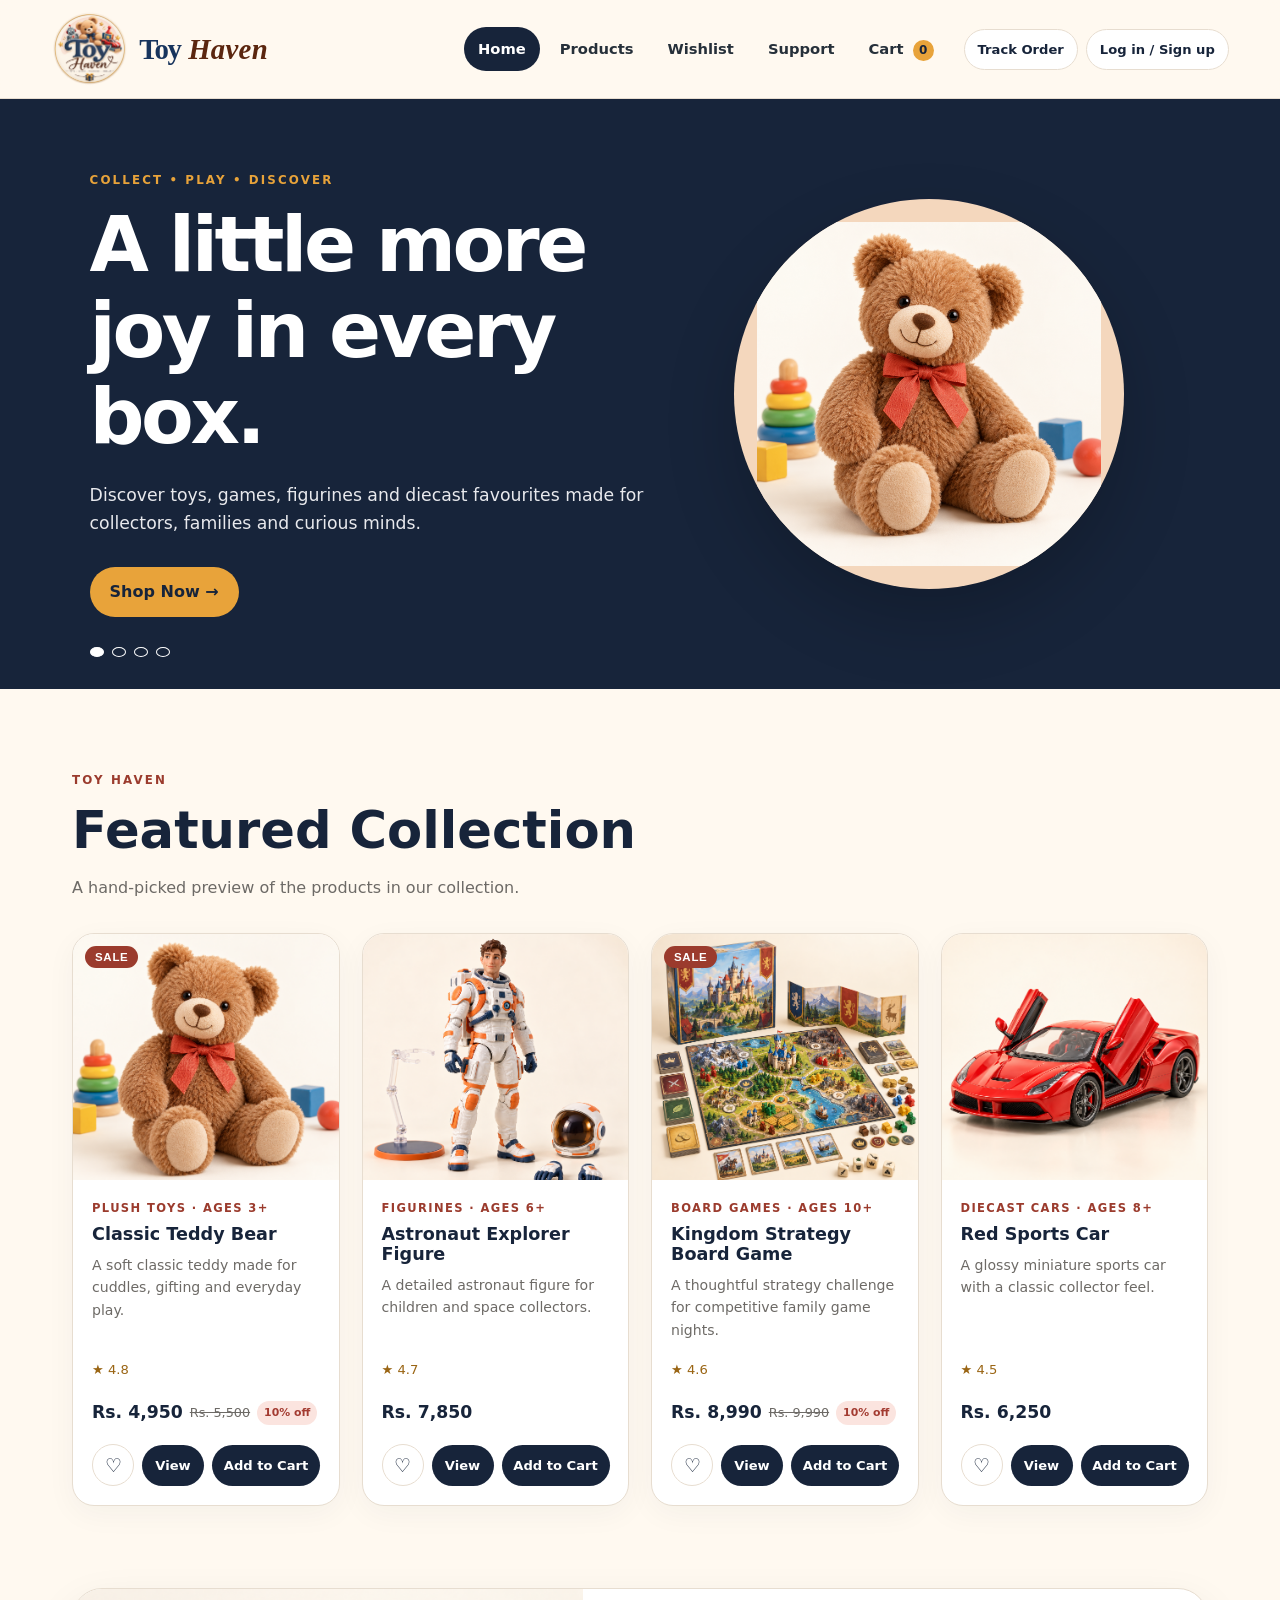
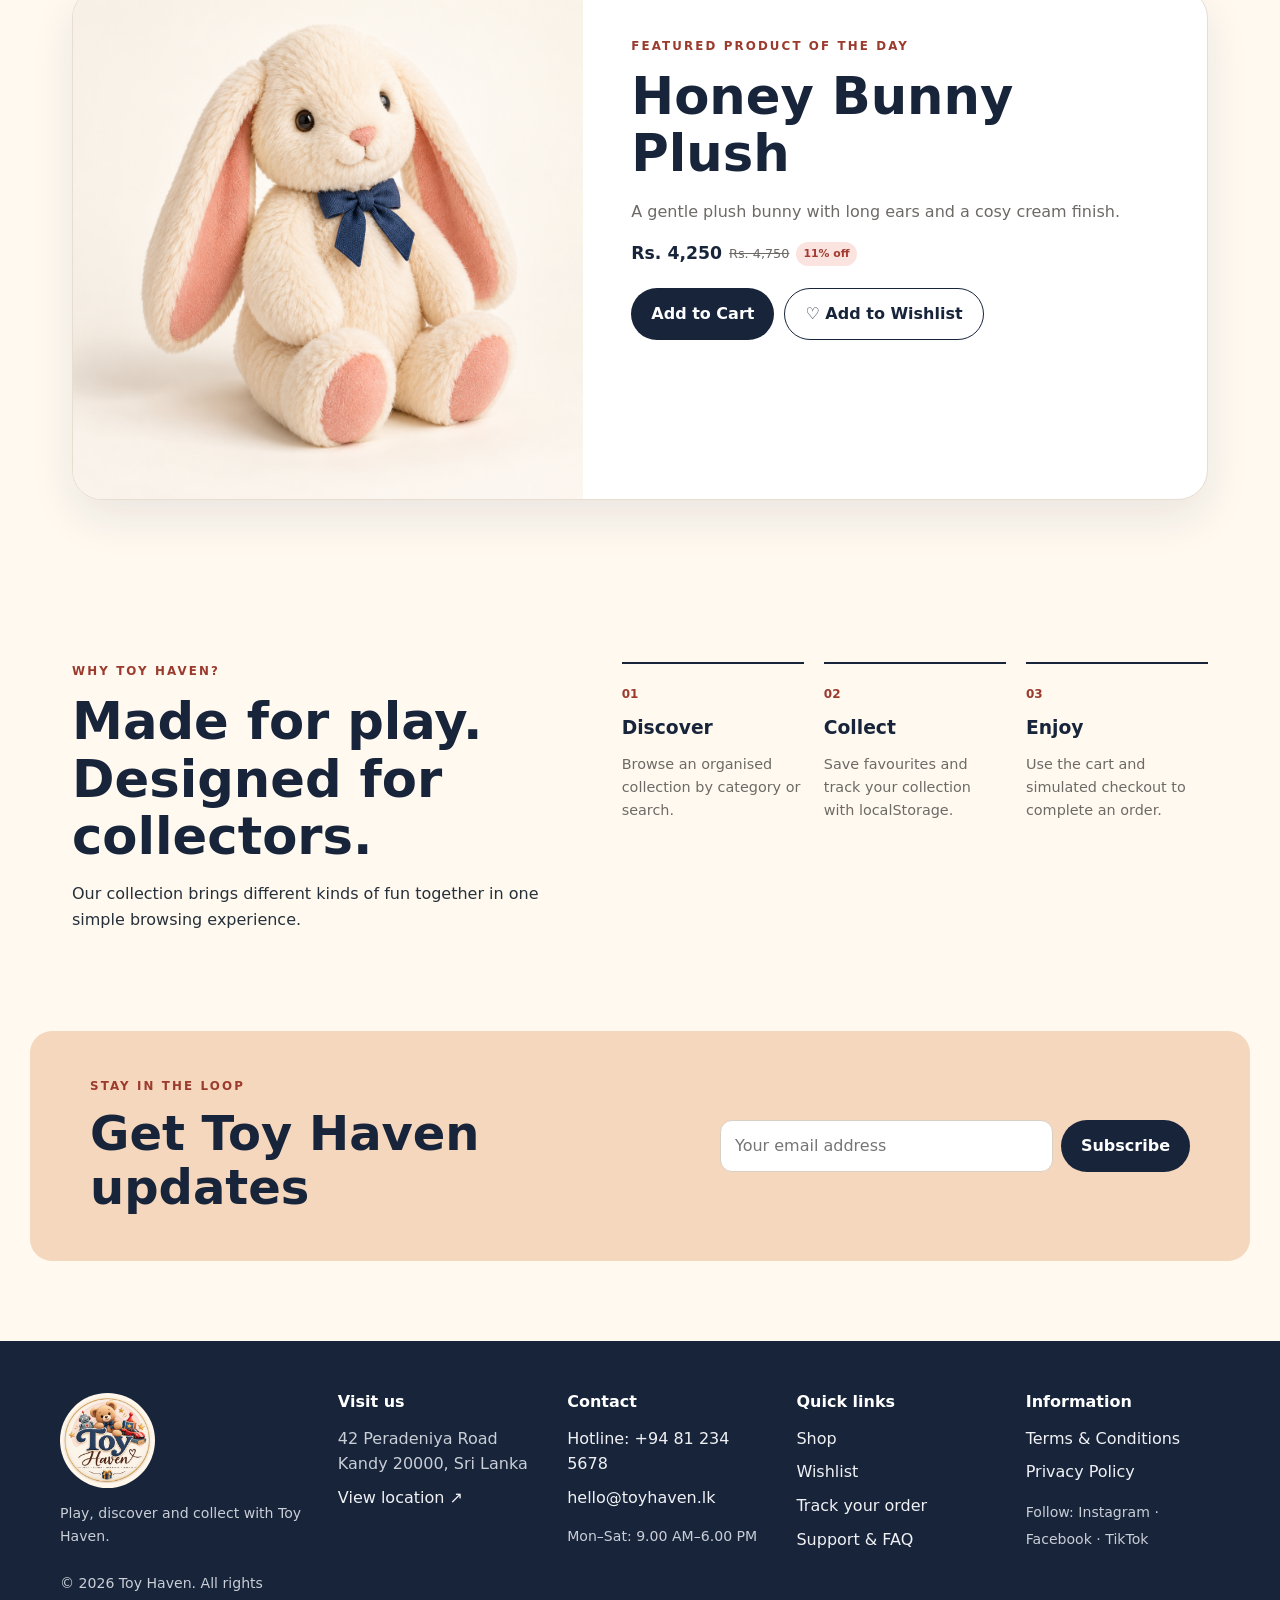
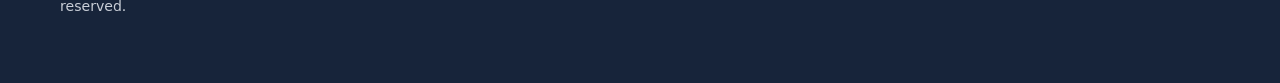
<file: index.html>
<!doctype html>
<html lang="en">
  <head>
    <meta charset="UTF-8" />
    <meta name="viewport" content="width=device-width, initial-scale=1.0" />
    <meta
      name="description"
      content="Toy Haven is a modern online toy and collectibles store for figurines, toys, board games and diecast cars."
    />
    <meta name="theme-color" content="#17243a" />
    <meta name="author" content="Toy Haven" />
    <title>Toy Haven | Home</title>
    <link rel="icon" href="images/favicon.svg" type="image/svg+xml" />
    <link rel="manifest" href="manifest.json" />
    <link rel="stylesheet" href="css/style.css" />
    <link rel="stylesheet" href="css/enhancements.css" />
  </head>
  <body>
    <header class="site-header">
      <a class="brand" href="index.html" aria-label="Toy Haven home"
        ><img src="images/logo.png" alt="Toy Haven logo" /><span
          class="brand-name"
          ><span>Toy</span> Haven</span
        ></a
      ><button
        class="menu-toggle"
        aria-label="Open navigation"
        aria-expanded="false"
      >
        ☰
      </button>
      <nav class="main-nav" aria-label="Main navigation">
        <a class="active" href="index.html">Home</a
        ><a class="" href="products.html">Products</a
        ><a class="" href="wishlist.html">Wishlist</a
        ><a class="" href="feedback.html">Support</a
        ><a class="" href="cart.html">Cart <span class="cart-count">0</span></a>
      </nav>
    </header>
    <main>
      <section class="hero" aria-label="Toy Haven promotions">
        <div class="hero-slide active">
          <div class="hero-copy">
            <p class="eyebrow">COLLECT • PLAY • DISCOVER</p>
            <h1>A little more joy in every box.</h1>
            <p>
              Discover toys, games, figurines and diecast favourites made for
              collectors, families and curious minds.
            </p>
            <a class="button" href="products.html">Shop Now →</a>
          </div>
          <div class="hero-art">
            <div class="hero-art-card">
              <img
                src="images/products/teddy-photo.png"
                alt="Classic teddy bear illustration"
              />
            </div>
          </div>
        </div>
        <div class="hero-slide">
          <div class="hero-copy">
            <p class="eyebrow">FIGURINES</p>
            <h1>Bring your favourite worlds to life.</h1>
            <p>
              Explore display-ready figures designed for shelves, desks and
              imaginative play.
            </p>
            <a class="button" href="products.html?category=Figurines"
              >Shop Figurines →</a
            >
          </div>
          <div class="hero-art">
            <div class="hero-art-card">
              <img
                src="images/products/astronaut-photo.png"
                alt="Astronaut figure illustration"
              />
            </div>
          </div>
        </div>
        <div class="hero-slide">
          <div class="hero-copy">
            <p class="eyebrow">BOARD GAMES</p>
            <h1>Make game night count.</h1>
            <p>
              From quick card games to strategy challenges, find something for
              your next get-together.
            </p>
            <a class="button" href="products.html?category=Board%20Games"
              >Shop Games →</a
            >
          </div>
          <div class="hero-art">
            <div class="hero-art-card">
              <img
                src="images/products/strategy-game-photo.png"
                alt="Board game illustration"
              />
            </div>
          </div>
        </div>
        <div class="hero-slide">
          <div class="hero-copy">
            <p class="eyebrow">DIECAST</p>
            <h1>Small cars. Big collector energy.</h1>
            <p>
              Discover miniature classics and racing favourites made for display
              and collecting.
            </p>
            <a class="button" href="products.html?category=Diecast%20Cars"
              >Shop Diecast →</a
            >
          </div>
          <div class="hero-art">
            <div class="hero-art-card">
              <img
                src="images/products/racing-car-photo.png"
                alt="Diecast racing car illustration"
              />
            </div>
          </div>
        </div>
        <div class="hero-dots" role="group" aria-label="Choose promotion">
          <button
            class="hero-dot active"
            aria-label="Promotion 1"
            aria-current="true"
          ></button
          ><button
            class="hero-dot"
            aria-label="Promotion 2"
            aria-current="false"
          ></button
          ><button
            class="hero-dot"
            aria-label="Promotion 3"
            aria-current="false"
          ></button
          ><button
            class="hero-dot"
            aria-label="Promotion 4"
            aria-current="false"
          ></button>
        </div>
      </section>
      <section class="section reveal">
        <div class="section-heading">
          <p class="eyebrow">TOY HAVEN</p>
          <h2>Featured Collection</h2>
          <p>A hand-picked preview of the products in our collection.</p>
        </div>
        <div id="featured-products" class="product-grid"></div>
      </section>
      <section class="potd reveal">
        <h2 class="sr-only">Featured Product of the Day</h2>
        <div id="product-of-day" class="potd-card"></div>
      </section>
      <section class="section split-section reveal">
        <div>
          <p class="eyebrow">WHY TOY HAVEN?</p>
          <h2>Made for play. Designed for collectors.</h2>
          <p>
            Our collection brings different kinds of fun together in one simple
            browsing experience.
          </p>
        </div>
        <div class="feature-list">
          <article>
            <span>01</span>
            <h3>Discover</h3>
            <p>Browse an organised collection by category or search.</p>
          </article>
          <article>
            <span>02</span>
            <h3>Collect</h3>
            <p>Save favourites and track your collection with localStorage.</p>
          </article>
          <article>
            <span>03</span>
            <h3>Enjoy</h3>
            <p>Use the cart and simulated checkout to complete an order.</p>
          </article>
        </div>
      </section>
      <section class="newsletter reveal">
        <div>
          <p class="eyebrow">STAY IN THE LOOP</p>
          <h2>Get Toy Haven updates</h2>
        </div>
        <form id="newsletter-form" class="inline-form">
          <label class="sr-only" for="newsletter-email">Email address</label
          ><input
            id="newsletter-email"
            type="email"
            placeholder="Your email address"
            required
          /><button class="button" type="submit">Subscribe</button>
        </form>
      </section>
    </main>
    <footer class="site-footer"></footer>
    <div id="product-modal" class="modal" hidden>
      <div class="modal-backdrop" aria-hidden="true"></div>
      <div
        class="modal-dialog"
        role="dialog"
        aria-modal="true"
        aria-labelledby="modal-title"
      >
        <button
          class="modal-close"
          type="button"
          aria-label="Close product details"
        >
          ×
        </button>
        <div class="modal-image"></div>
        <div class="modal-content">
          <p class="eyebrow modal-category"></p>
          <h2 id="modal-title" class="modal-title">Product Details</h2>
          <p class="modal-description"></p>
          <strong class="modal-price"></strong>
          <div class="button-row">
            <button type="button" class="button modal-add-cart">
              Add to Cart</button
            ><button type="button" class="button button-outline modal-wishlist">
              ♡ Wishlist
            </button>
          </div>
        </div>
      </div>
    </div>
    <script src="js/products.js"></script>
    <script src="js/main.js"></script>
  </body>
</html>
</file>
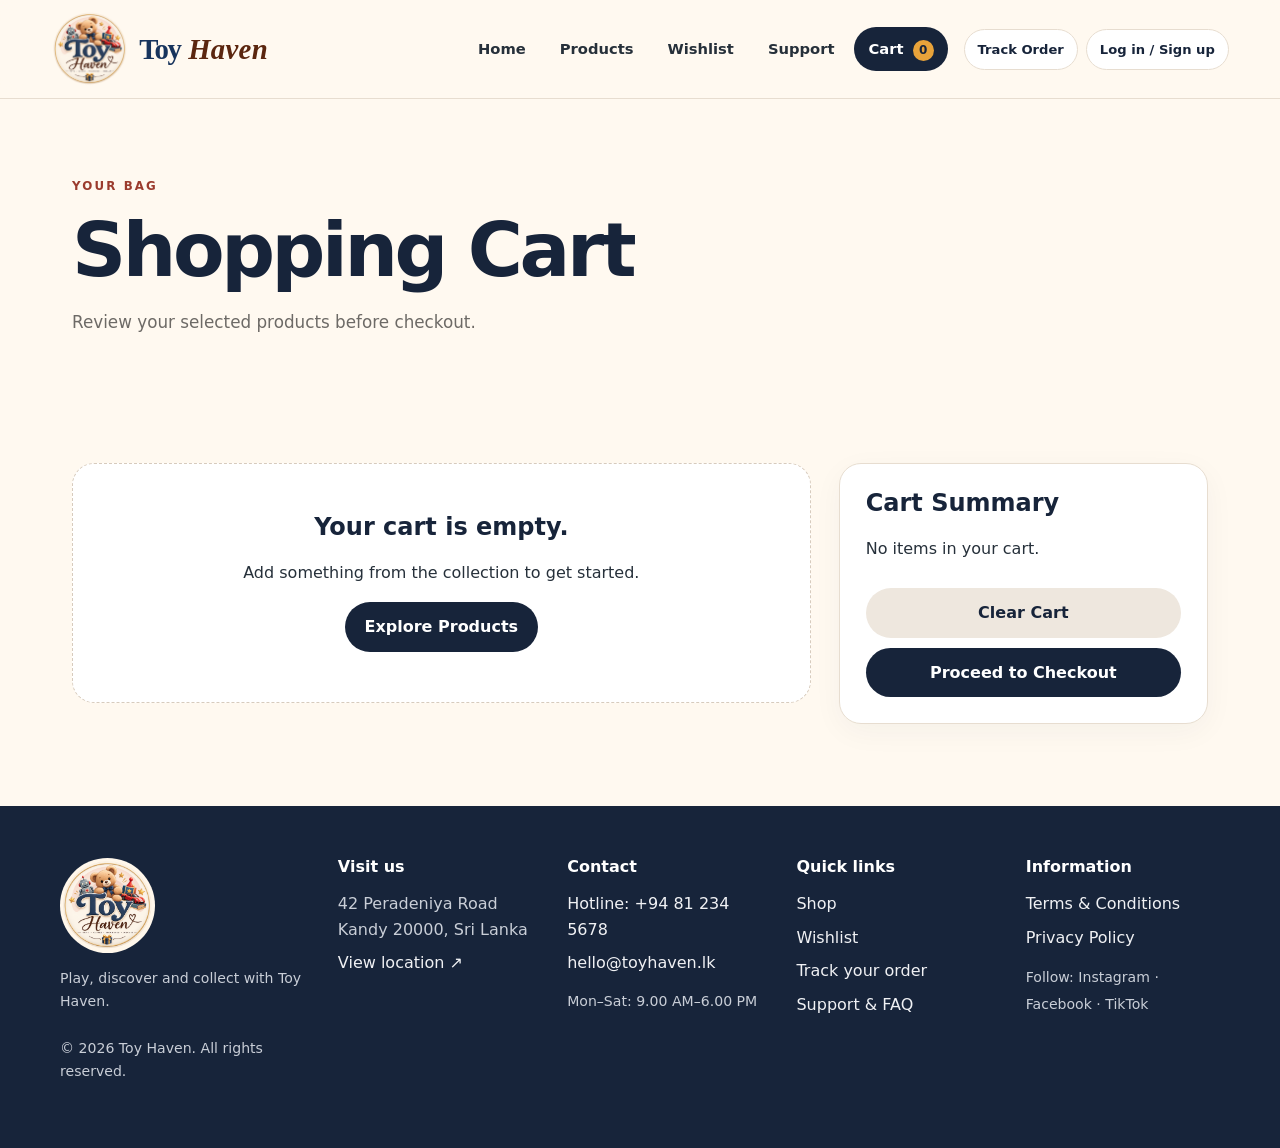
<file: cart.html>
<!doctype html>
<html lang="en">
  <head>
    <meta charset="UTF-8" />
    <meta name="viewport" content="width=device-width, initial-scale=1.0" />
    <meta
      name="description"
      content="Review your selected Toy Haven products and proceed to checkout."
    />
    <meta name="theme-color" content="#17243a" />
    <meta name="author" content="Toy Haven" />
    <title>Toy Haven | Shopping Cart</title>
    <link rel="icon" href="images/favicon.svg" type="image/svg+xml" />
    <link rel="manifest" href="manifest.json" />
    <link rel="stylesheet" href="css/style.css" />
    <link rel="stylesheet" href="css/enhancements.css" />
  </head>
  <body>
    <header class="site-header">
      <a class="brand" href="index.html" aria-label="Toy Haven home"
        ><img src="images/logo.png" alt="Toy Haven logo" /><span
          class="brand-name"
          ><span>Toy</span> Haven</span
        ></a
      ><button
        class="menu-toggle"
        aria-label="Open navigation"
        aria-expanded="false"
      >
        ☰
      </button>
      <nav class="main-nav" aria-label="Main navigation">
        <a class="" href="index.html">Home</a
        ><a class="" href="products.html">Products</a
        ><a class="" href="wishlist.html">Wishlist</a
        ><a class="" href="feedback.html">Support</a
        ><a class="active" href="cart.html"
          >Cart <span class="cart-count">0</span></a
        >
      </nav>
    </header>
    <main>
      <section class="page-intro">
        <p class="eyebrow">YOUR BAG</p>
        <h1>Shopping Cart</h1>
        <p>Review your selected products before checkout.</p>
      </section>
      <section class="section cart-layout">
        <h2 class="sr-only">Shopping Cart Details</h2>
        <div id="cart-items"></div>
        <aside class="summary-card">
          <h2>Cart Summary</h2>
          <div id="cart-summary"></div>
          <button id="clear-cart" class="button button-secondary" type="button">
            Clear Cart</button
          ><a id="checkout-link" class="button" href="checkout.html"
            >Proceed to Checkout</a
          >
        </aside>
      </section>
    </main>
    <footer class="site-footer"></footer>
    <script src="js/products.js"></script>
    <script src="js/main.js"></script>
    <script src="js/cart.js"></script>
  </body>
</html>
</file>
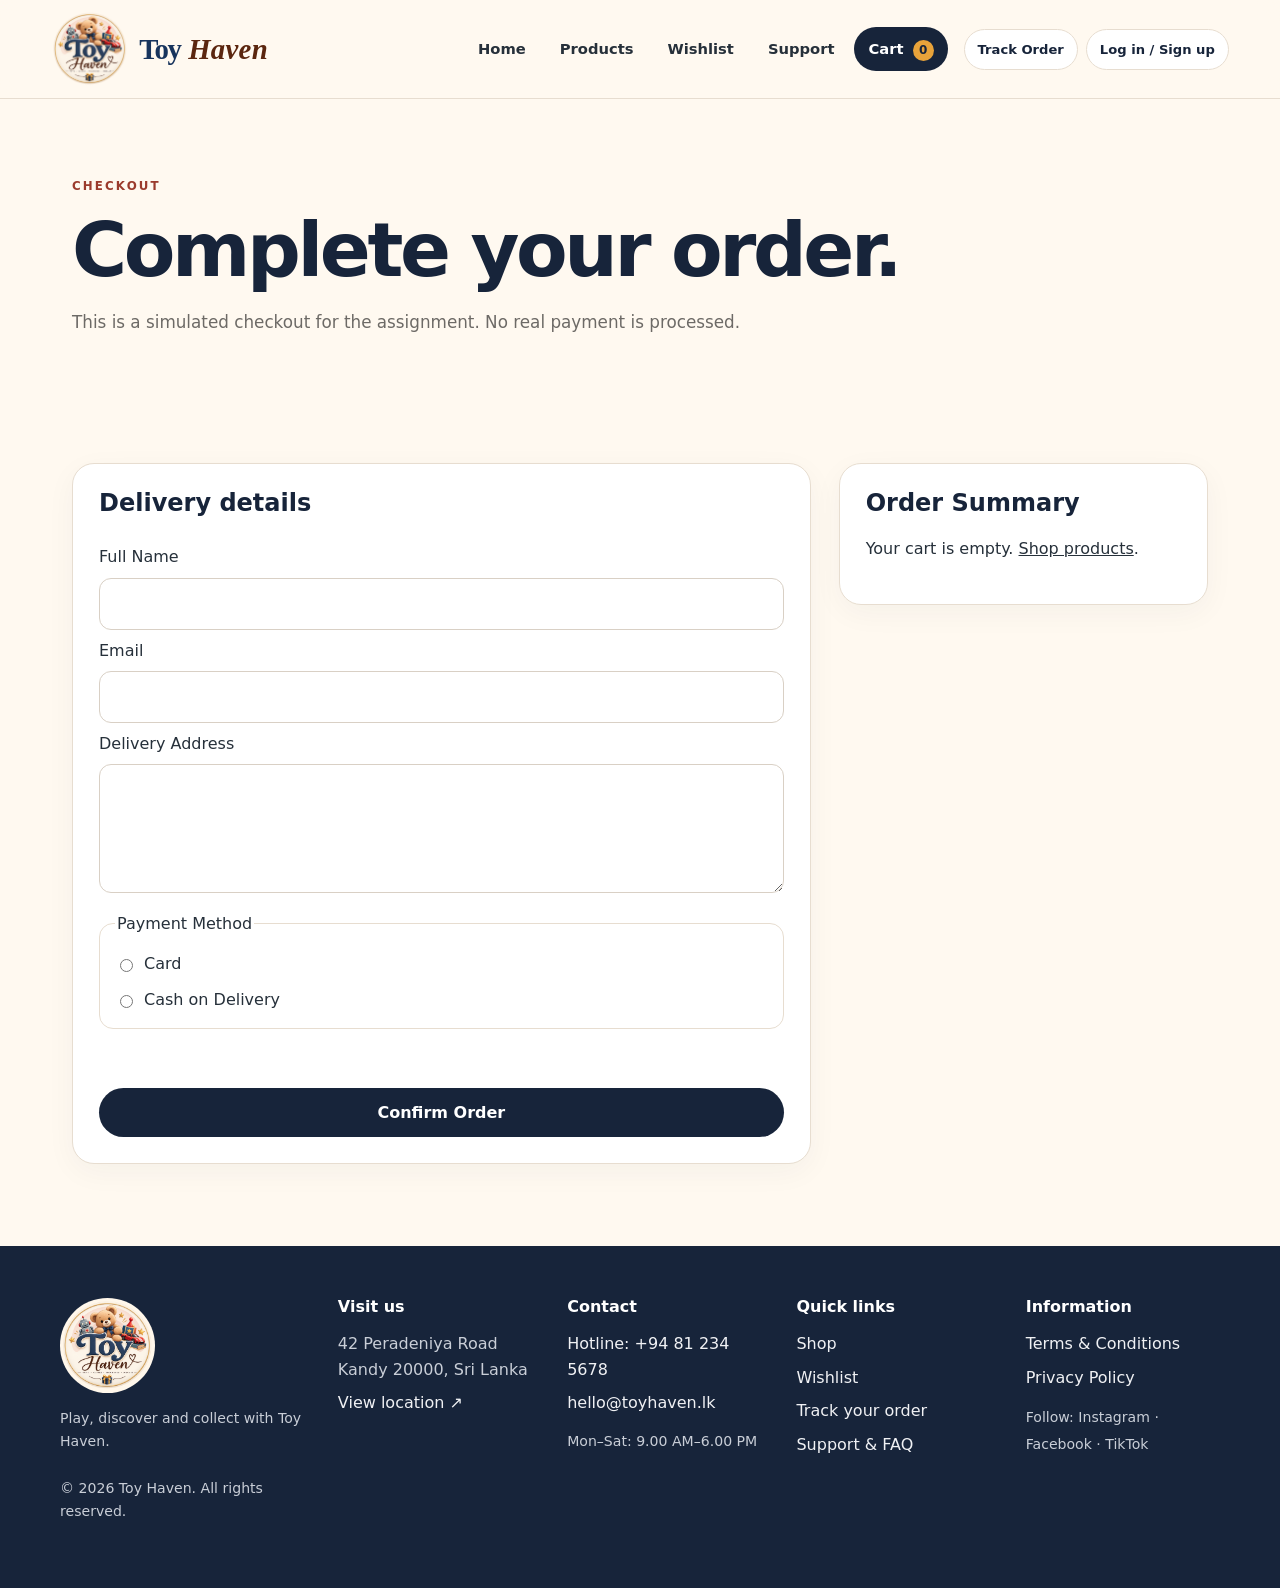
<file: checkout.html>
<!doctype html>
<html lang="en">
  <head>
    <meta charset="UTF-8" />
    <meta name="viewport" content="width=device-width, initial-scale=1.0" />
    <meta
      name="description"
      content="Complete your simulated Toy Haven order with validated delivery and payment details."
    />
    <meta name="theme-color" content="#17243a" />
    <meta name="author" content="Toy Haven" />
    <title>Toy Haven | Checkout</title>
    <link rel="icon" href="images/favicon.svg" type="image/svg+xml" />
    <link rel="manifest" href="manifest.json" />
    <link rel="stylesheet" href="css/style.css" />
    <link rel="stylesheet" href="css/enhancements.css" />
  </head>
  <body>
    <header class="site-header">
      <a class="brand" href="index.html" aria-label="Toy Haven home"
        ><img src="images/logo.png" alt="Toy Haven logo" /><span
          class="brand-name"
          ><span>Toy</span> Haven</span
        ></a
      ><button
        class="menu-toggle"
        aria-label="Open navigation"
        aria-expanded="false"
      >
        ☰
      </button>
      <nav class="main-nav" aria-label="Main navigation">
        <a class="" href="index.html">Home</a
        ><a class="" href="products.html">Products</a
        ><a class="" href="wishlist.html">Wishlist</a
        ><a class="" href="feedback.html">Support</a
        ><a class="active" href="cart.html"
          >Cart <span class="cart-count">0</span></a
        >
      </nav>
    </header>
    <main>
      <section class="page-intro">
        <p class="eyebrow">CHECKOUT</p>
        <h1>Complete your order.</h1>
        <p>
          This is a simulated checkout for the assignment. No real payment is
          processed.
        </p>
      </section>
      <section class="section checkout-layout">
        <form id="checkout-form" class="form-card" novalidate>
          <h2>Delivery details</h2>
          <label for="full-name">Full Name</label
          ><input
            id="full-name"
            name="fullName"
            autocomplete="name"
            required
            minlength="2"
          /><label for="email">Email</label
          ><input
            id="email"
            name="email"
            type="email"
            autocomplete="email"
            required
          /><label for="address">Delivery Address</label
          ><textarea
            id="address"
            name="address"
            rows="4"
            autocomplete="street-address"
            required
            minlength="8"
          ></textarea>
          <fieldset>
            <legend>Payment Method</legend>
            <label
              ><input type="radio" name="payment" value="Card" required />
              Card</label
            ><label
              ><input type="radio" name="payment" value="Cash on Delivery" />
              Cash on Delivery</label
            >
          </fieldset>
          <div id="card-fields" hidden>
            <label for="card-number">Card Number (simulation)</label
            ><input
              id="card-number"
              inputmode="numeric"
              autocomplete="off"
              placeholder="1234 5678 9012 3456"
              pattern="[0-9 ]{12,19}"
            /><label for="card-name">Name on Card</label
            ><input id="card-name" autocomplete="cc-name" />
          </div>
          <p id="checkout-error" class="form-message error" role="alert"></p>
          <button class="button" type="submit">Confirm Order</button>
        </form>
        <aside class="summary-card">
          <h2>Order Summary</h2>
          <div id="checkout-summary"></div>
        </aside>
      </section>
      <div id="checkout-success" class="success-panel" hidden></div>
    </main>
    <footer class="site-footer"></footer>
    <script src="js/products.js"></script>
    <script src="js/main.js"></script>
    <script src="js/checkout.js"></script>
  </body>
</html>
</file>
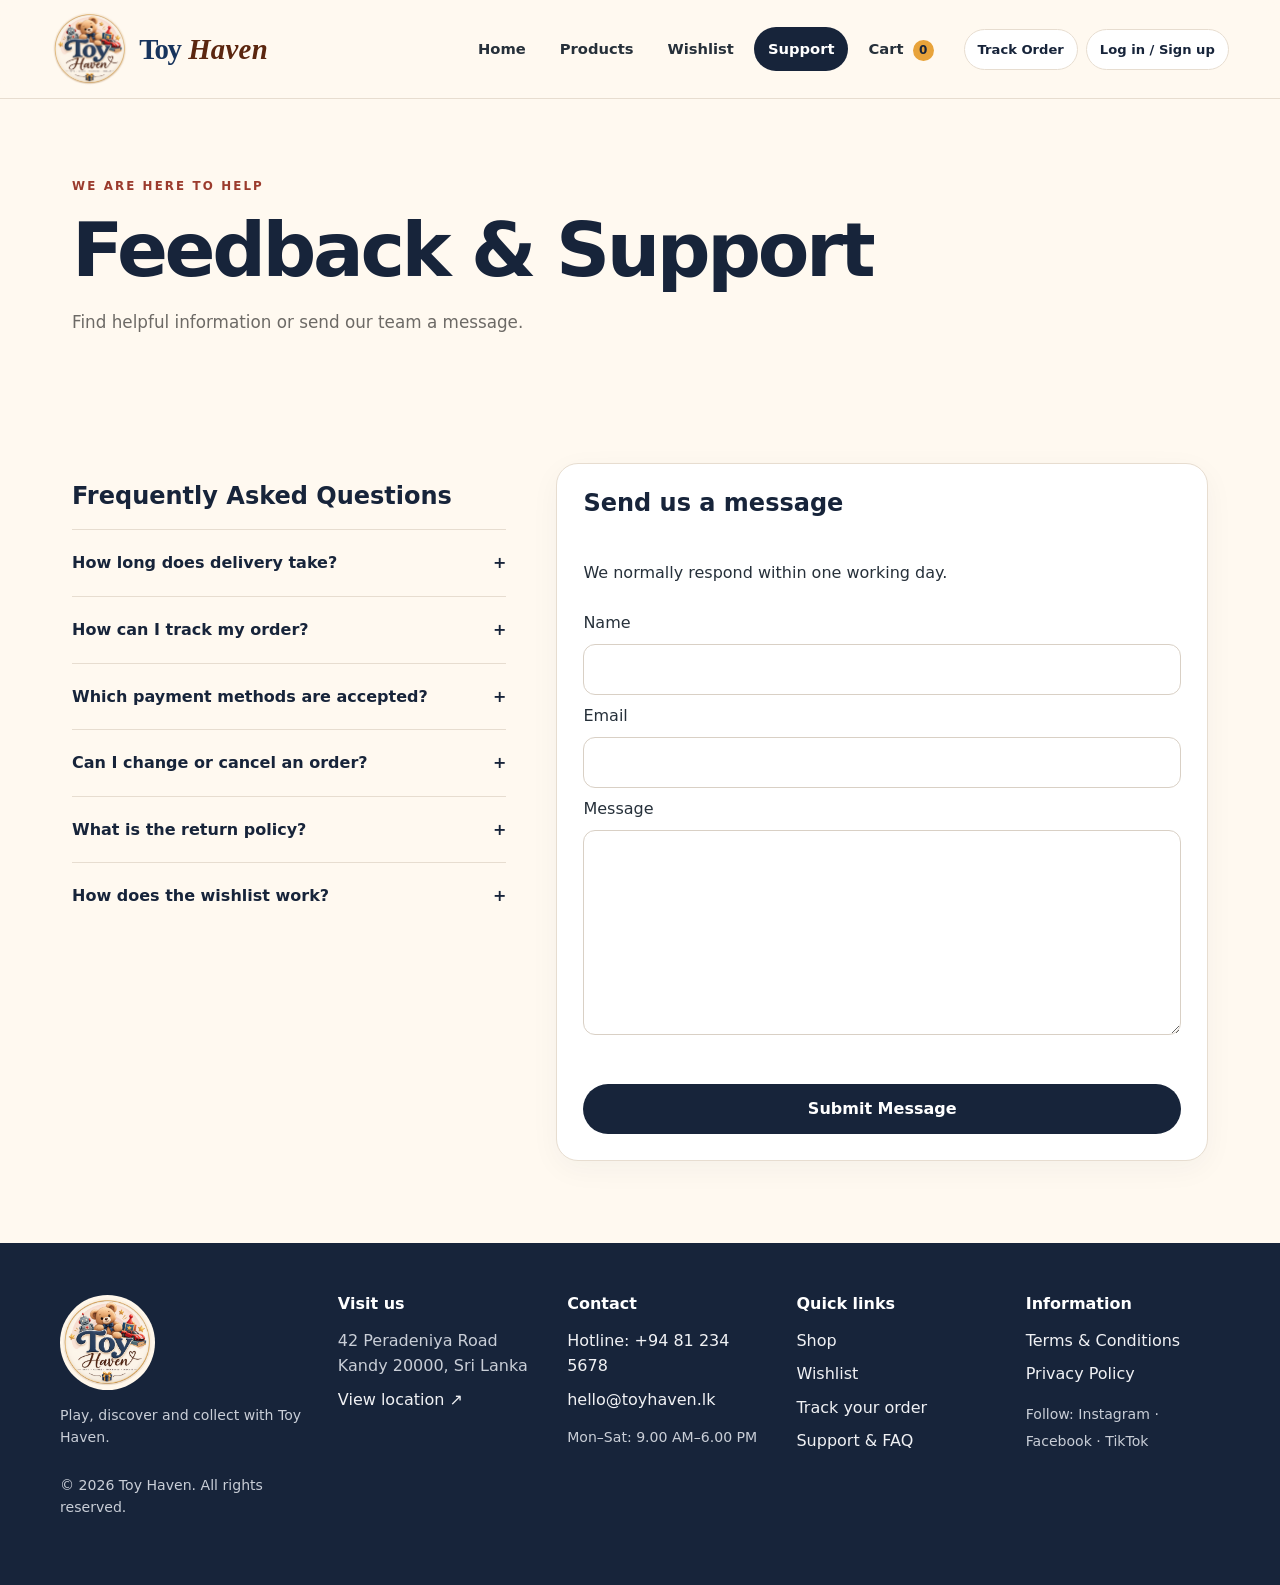
<file: feedback.html>
<!doctype html>
<html lang="en">
  <head>
    <meta charset="UTF-8" />
    <meta name="viewport" content="width=device-width, initial-scale=1.0" />
    <meta
      name="description"
      content="Contact Toy Haven support, send feedback, and browse frequently asked questions."
    />
    <meta name="theme-color" content="#17243a" />
    <meta name="author" content="Toy Haven" />
    <title>Toy Haven | Feedback & Support</title>
    <link rel="icon" href="images/favicon.svg" type="image/svg+xml" />
    <link rel="manifest" href="manifest.json" />
    <link rel="stylesheet" href="css/style.css" />
    <link rel="stylesheet" href="css/enhancements.css" />
  </head>
  <body>
    <header class="site-header">
      <a class="brand" href="index.html" aria-label="Toy Haven home"
        ><img src="images/logo.png" alt="Toy Haven logo" /><span
          class="brand-name"
          ><span>Toy</span> Haven</span
        ></a
      ><button
        class="menu-toggle"
        aria-label="Open navigation"
        aria-expanded="false"
      >
        ☰
      </button>
      <nav class="main-nav" aria-label="Main navigation">
        <a href="index.html">Home</a><a href="products.html">Products</a
        ><a href="wishlist.html">Wishlist</a
        ><a class="active" href="feedback.html">Support</a
        ><a href="cart.html">Cart <span class="cart-count">0</span></a>
      </nav>
    </header>
    <main>
      <section class="page-intro">
        <p class="eyebrow">WE ARE HERE TO HELP</p>
        <h1>Feedback & Support</h1>
        <p>Find helpful information or send our team a message.</p>
      </section>
      <section class="section support-layout">
        <div>
          <h2>Frequently Asked Questions</h2>
          <div class="accordion">
            <div class="accordion-item">
              <button
                class="accordion-question"
                type="button"
                aria-expanded="false"
              >
                How long does delivery take? <span>+</span>
              </button>
              <div class="accordion-answer">
                <p>
                  Standard delivery usually takes 3–5 working days after your
                  order is confirmed. Delivery times may vary slightly depending
                  on your location, weekends and public holidays.
                </p>
              </div>
            </div>
            <div class="accordion-item">
              <button
                class="accordion-question"
                type="button"
                aria-expanded="false"
              >
                How can I track my order? <span>+</span>
              </button>
              <div class="accordion-answer">
                <p>
                  Select “Track Order” in the header or footer, then enter your
                  order number and the email used at checkout. You will see the
                  latest package status, its most recent location and an updated
                  delivery estimate.
                </p>
              </div>
            </div>
            <div class="accordion-item">
              <button
                class="accordion-question"
                type="button"
                aria-expanded="false"
              >
                Which payment methods are accepted? <span>+</span>
              </button>
              <div class="accordion-answer">
                <p>
                  Toy Haven offers card payment and Cash on Delivery at
                  checkout. This student website uses a simulated checkout, so
                  no real card payment is processed.
                </p>
              </div>
            </div>
            <div class="accordion-item">
              <button
                class="accordion-question"
                type="button"
                aria-expanded="false"
              >
                Can I change or cancel an order? <span>+</span>
              </button>
              <div class="accordion-answer">
                <p>
                  Please contact our support team as soon as possible and
                  include your order number. Changes or cancellations can only
                  be requested before the package has been dispatched.
                </p>
              </div>
            </div>
            <div class="accordion-item">
              <button
                class="accordion-question"
                type="button"
                aria-expanded="false"
              >
                What is the return policy? <span>+</span>
              </button>
              <div class="accordion-answer">
                <p>
                  Unused items may be returned within 14 days in their original
                  packaging. If an item arrives damaged or incorrect, contact
                  support within 48 hours of delivery so the issue can be
                  reviewed promptly.
                </p>
              </div>
            </div>
            <div class="accordion-item">
              <button
                class="accordion-question"
                type="button"
                aria-expanded="false"
              >
                How does the wishlist work? <span>+</span>
              </button>
              <div class="accordion-answer">
                <p>
                  Select the heart icon on any product to save it. On the
                  Wishlist page, you can organise saved items as Interested,
                  Owned or Not Interested and add them to your cart when ready.
                </p>
              </div>
            </div>
          </div>
        </div>
        <form id="feedback-form" class="form-card" novalidate>
          <h2>Send us a message</h2>
          <p>We normally respond within one working day.</p>
          <label for="feedback-name">Name</label
          ><input
            id="feedback-name"
            name="name"
            autocomplete="name"
            required
            minlength="2"
          />
          <label for="feedback-email">Email</label
          ><input
            id="feedback-email"
            name="email"
            type="email"
            autocomplete="email"
            required
          />
          <label for="feedback-message">Message</label
          ><textarea
            id="feedback-message"
            name="message"
            rows="7"
            required
            minlength="10"
          ></textarea>
          <p
            id="feedback-message-status"
            class="form-message"
            role="status"
          ></p>
          <button class="button" type="submit">Submit Message</button>
        </form>
      </section>
    </main>
    <footer class="site-footer"></footer>
    <script src="js/products.js"></script>
    <script src="js/main.js"></script>
    <script src="js/feedback.js"></script>
  </body>
</html>
</file>
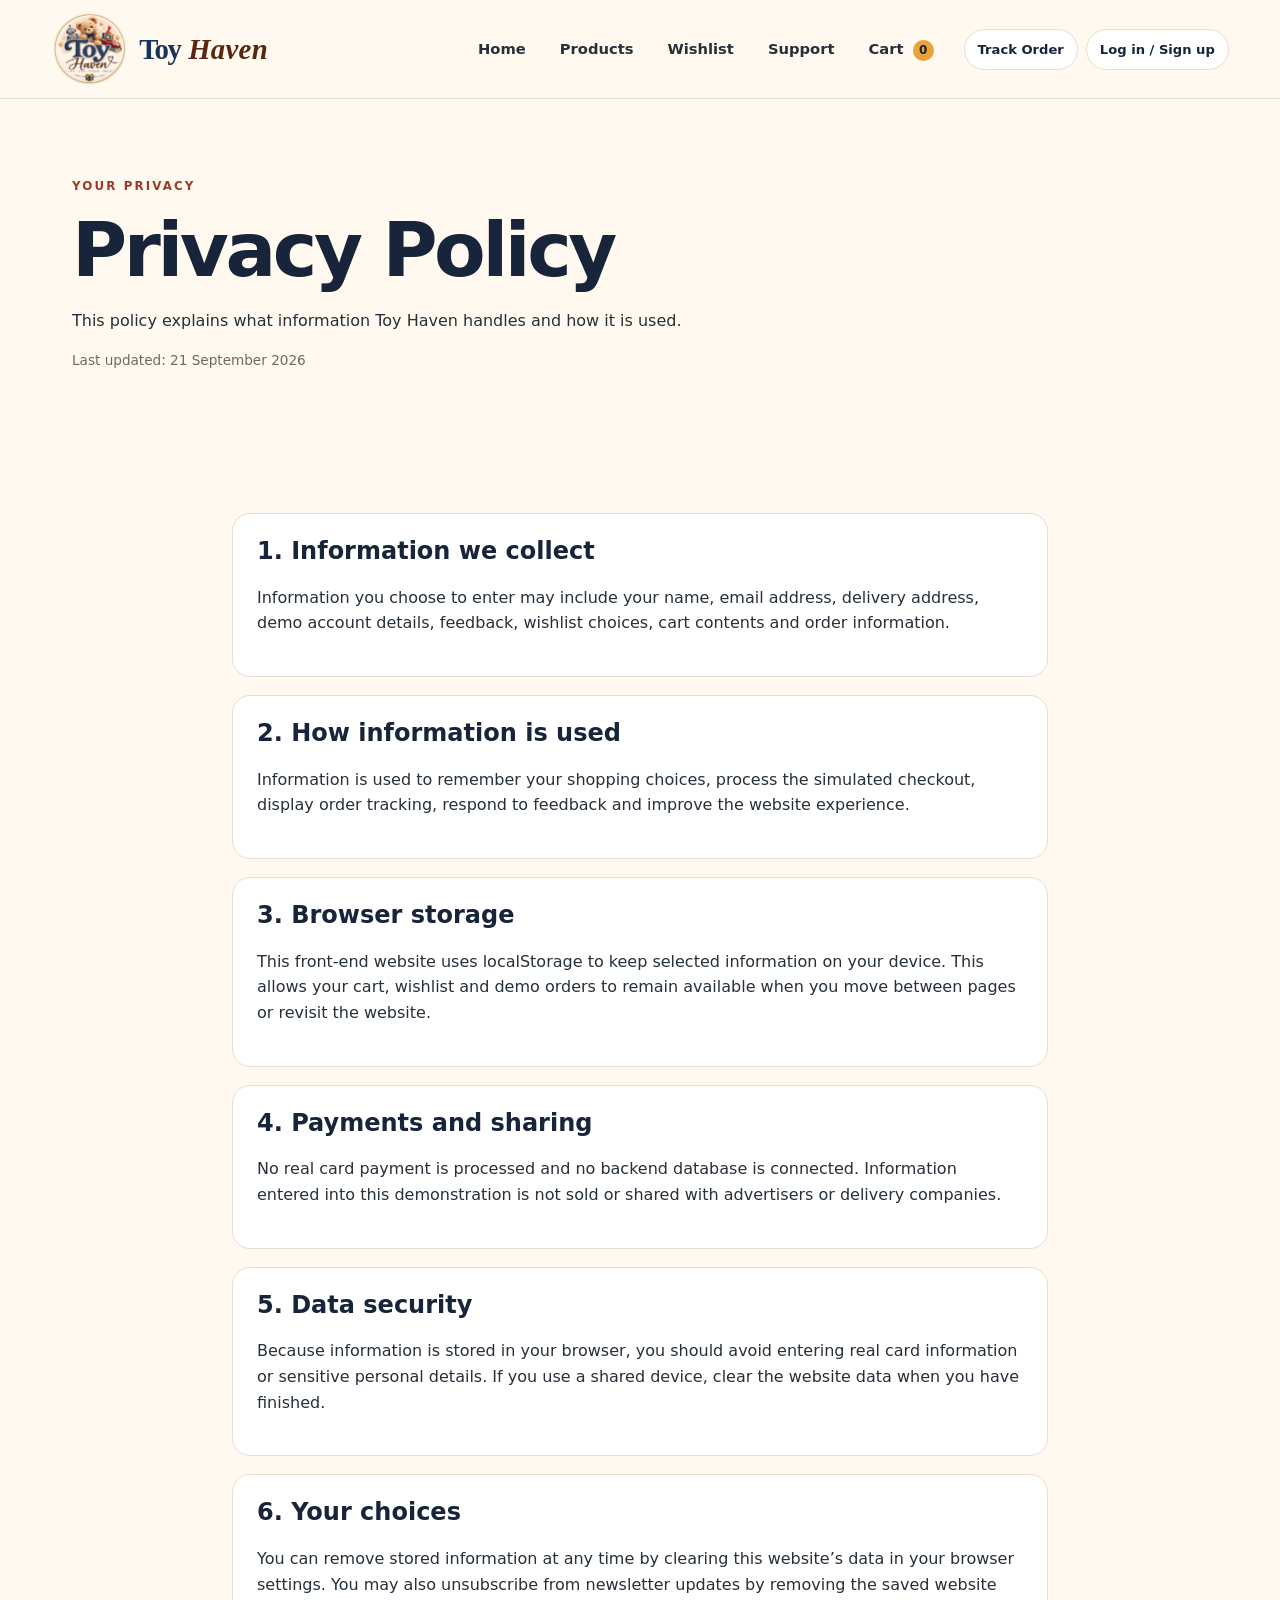
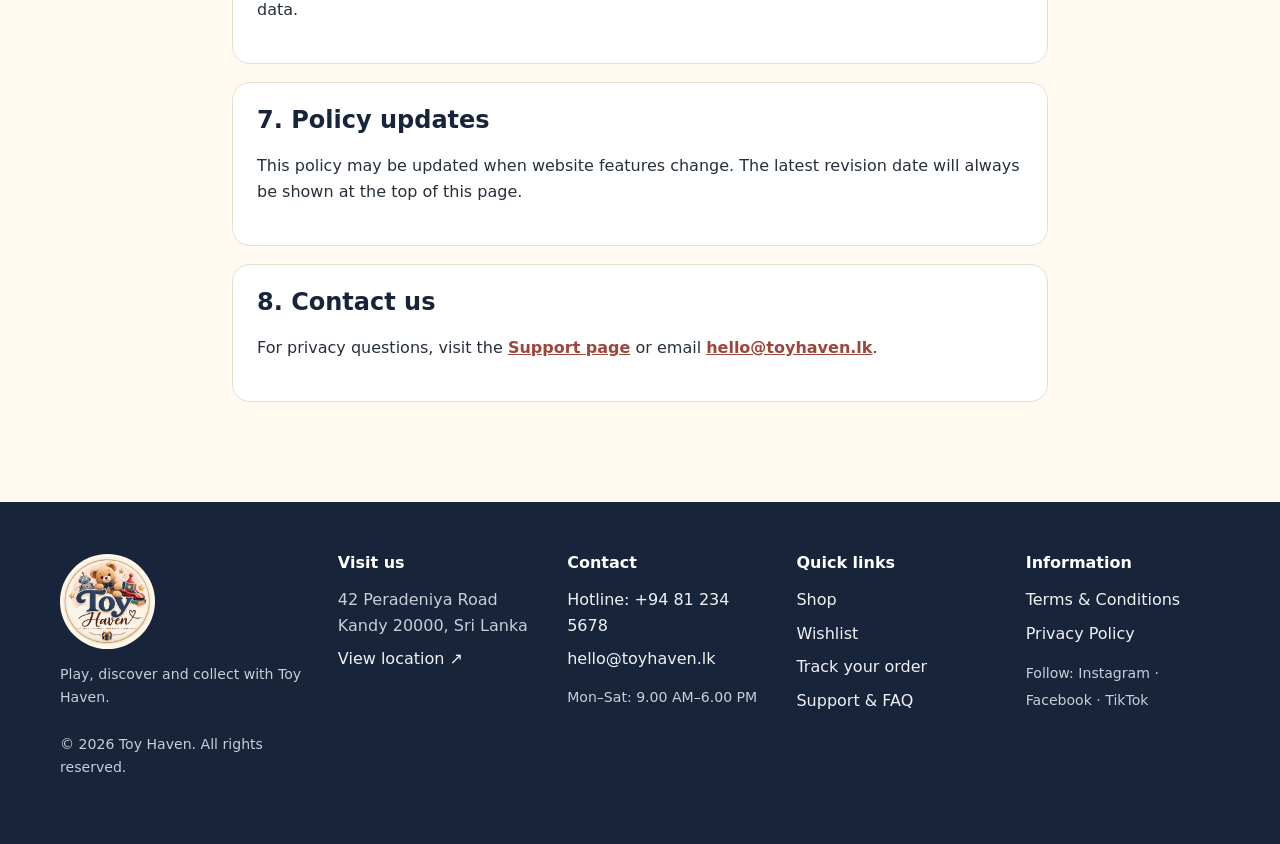
<file: privacy.html>
<!doctype html>
<html lang="en">
  <head>
    <meta charset="UTF-8" />
    <meta name="viewport" content="width=device-width, initial-scale=1.0" />
    <meta name="description" content="Toy Haven Privacy Policy." />
    <meta name="theme-color" content="#17243a" />
    <title>Toy Haven | Privacy Policy</title>
    <link rel="icon" href="images/favicon.svg" type="image/svg+xml" />
    <link rel="manifest" href="manifest.json" />
    <link rel="stylesheet" href="css/style.css" />
    <link rel="stylesheet" href="css/enhancements.css" />
  </head>
  <body>
    <header class="site-header">
      <a class="brand" href="index.html" aria-label="Toy Haven home"
        ><img src="images/logo.png" alt="Toy Haven logo" /><span
          class="brand-name"
          ><span>Toy</span> Haven</span
        ></a
      ><button
        class="menu-toggle"
        aria-label="Open navigation"
        aria-expanded="false"
      >
        ☰
      </button>
      <nav class="main-nav" aria-label="Main navigation">
        <a href="index.html">Home</a><a href="products.html">Products</a
        ><a href="wishlist.html">Wishlist</a><a href="feedback.html">Support</a
        ><a href="cart.html">Cart <span class="cart-count">0</span></a>
      </nav>
    </header>
    <main>
      <section class="page-intro">
        <p class="eyebrow">YOUR PRIVACY</p>
        <h1>Privacy Policy</h1>
        <p>
          This policy explains what information Toy Haven handles and how it is
          used.
        </p>
        <p class="policy-date">Last updated: 21 September 2026</p>
      </section>
      <div class="section legal-content">
        <section>
          <h2>1. Information we collect</h2>
          <p>
            Information you choose to enter may include your name, email
            address, delivery address, demo account details, feedback, wishlist
            choices, cart contents and order information.
          </p>
        </section>
        <section>
          <h2>2. How information is used</h2>
          <p>
            Information is used to remember your shopping choices, process the
            simulated checkout, display order tracking, respond to feedback and
            improve the website experience.
          </p>
        </section>
        <section>
          <h2>3. Browser storage</h2>
          <p>
            This front-end website uses localStorage to keep selected
            information on your device. This allows your cart, wishlist and demo
            orders to remain available when you move between pages or revisit
            the website.
          </p>
        </section>
        <section>
          <h2>4. Payments and sharing</h2>
          <p>
            No real card payment is processed and no backend database is
            connected. Information entered into this demonstration is not sold
            or shared with advertisers or delivery companies.
          </p>
        </section>
        <section>
          <h2>5. Data security</h2>
          <p>
            Because information is stored in your browser, you should avoid
            entering real card information or sensitive personal details. If you
            use a shared device, clear the website data when you have finished.
          </p>
        </section>
        <section>
          <h2>6. Your choices</h2>
          <p>
            You can remove stored information at any time by clearing this
            website’s data in your browser settings. You may also unsubscribe
            from newsletter updates by removing the saved website data.
          </p>
        </section>
        <section>
          <h2>7. Policy updates</h2>
          <p>
            This policy may be updated when website features change. The latest
            revision date will always be shown at the top of this page.
          </p>
        </section>
        <section>
          <h2>8. Contact us</h2>
          <p>
            For privacy questions, visit the
            <a href="feedback.html">Support page</a> or email
            <a href="mailto:hello@toyhaven.lk">hello@toyhaven.lk</a>.
          </p>
        </section>
      </div>
    </main>
    <footer class="site-footer"></footer>
    <script src="js/products.js"></script>
    <script src="js/main.js"></script>
  </body>
</html>
</file>
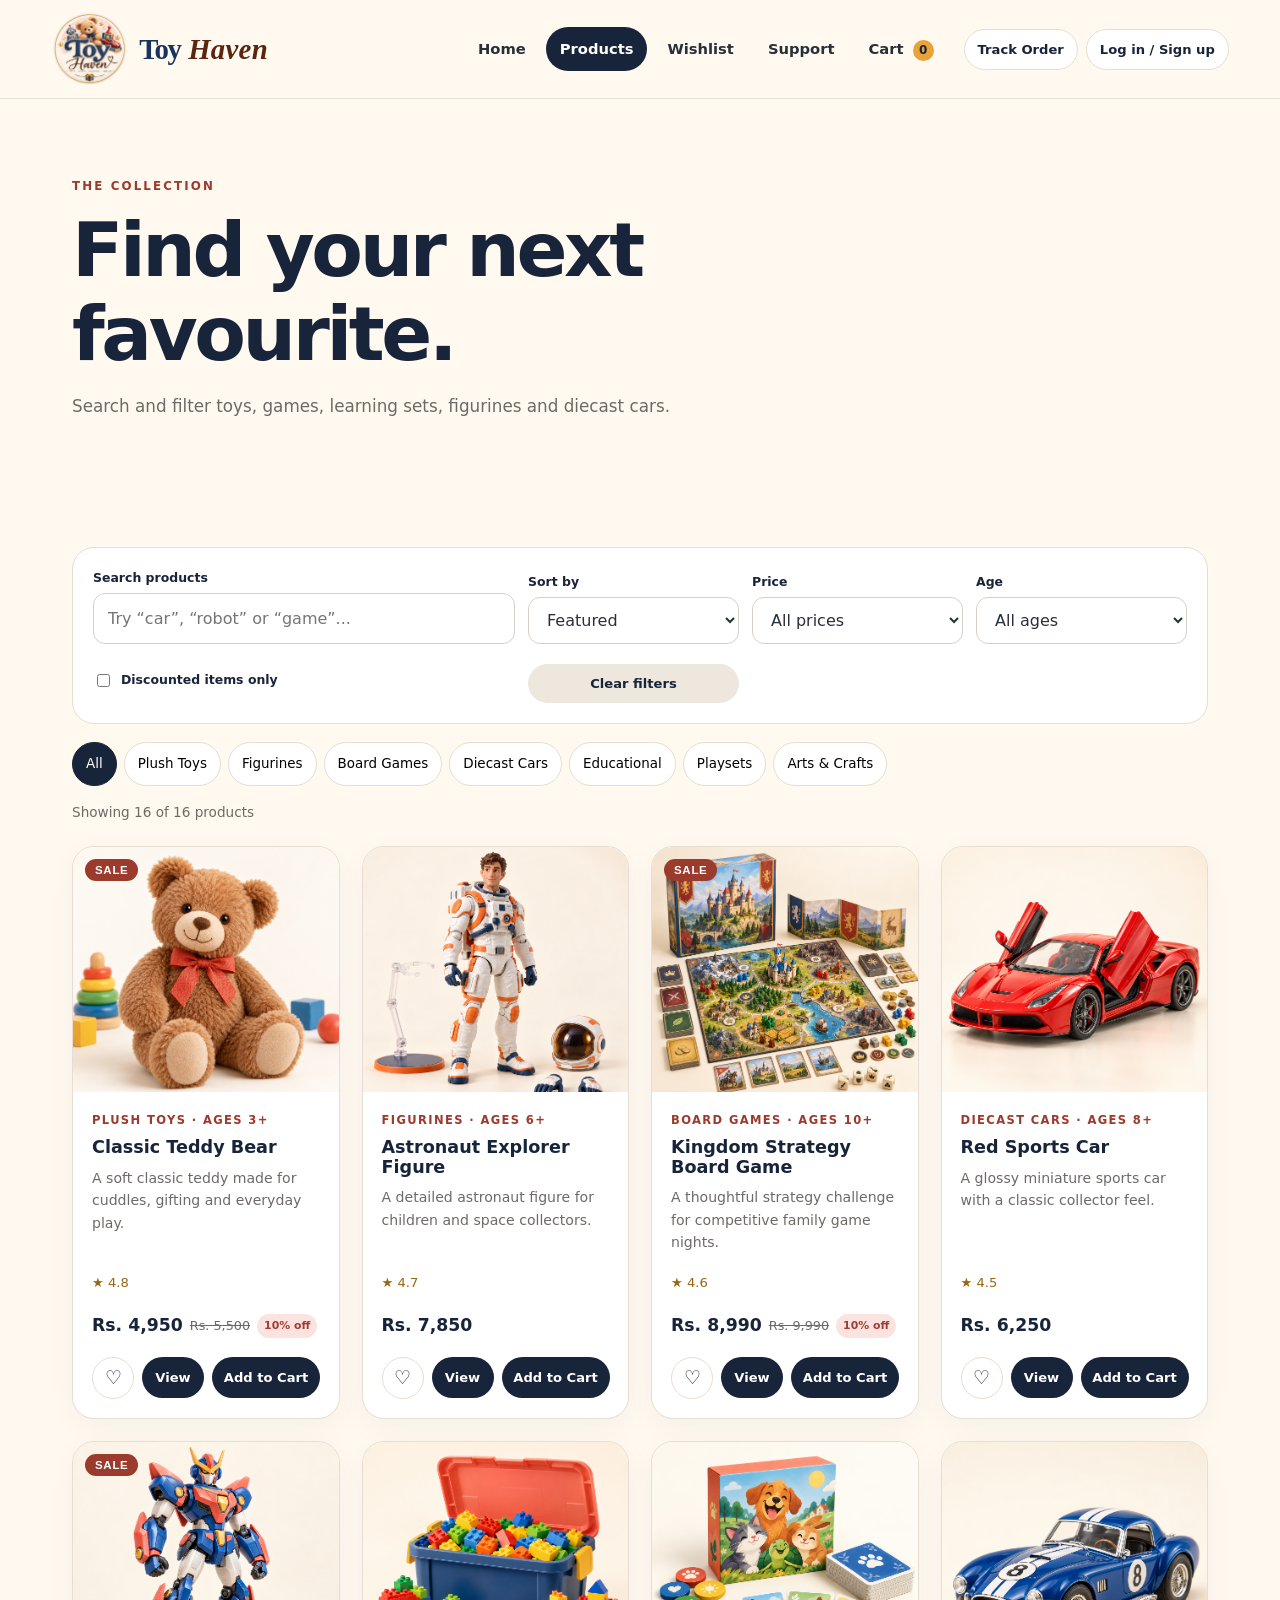
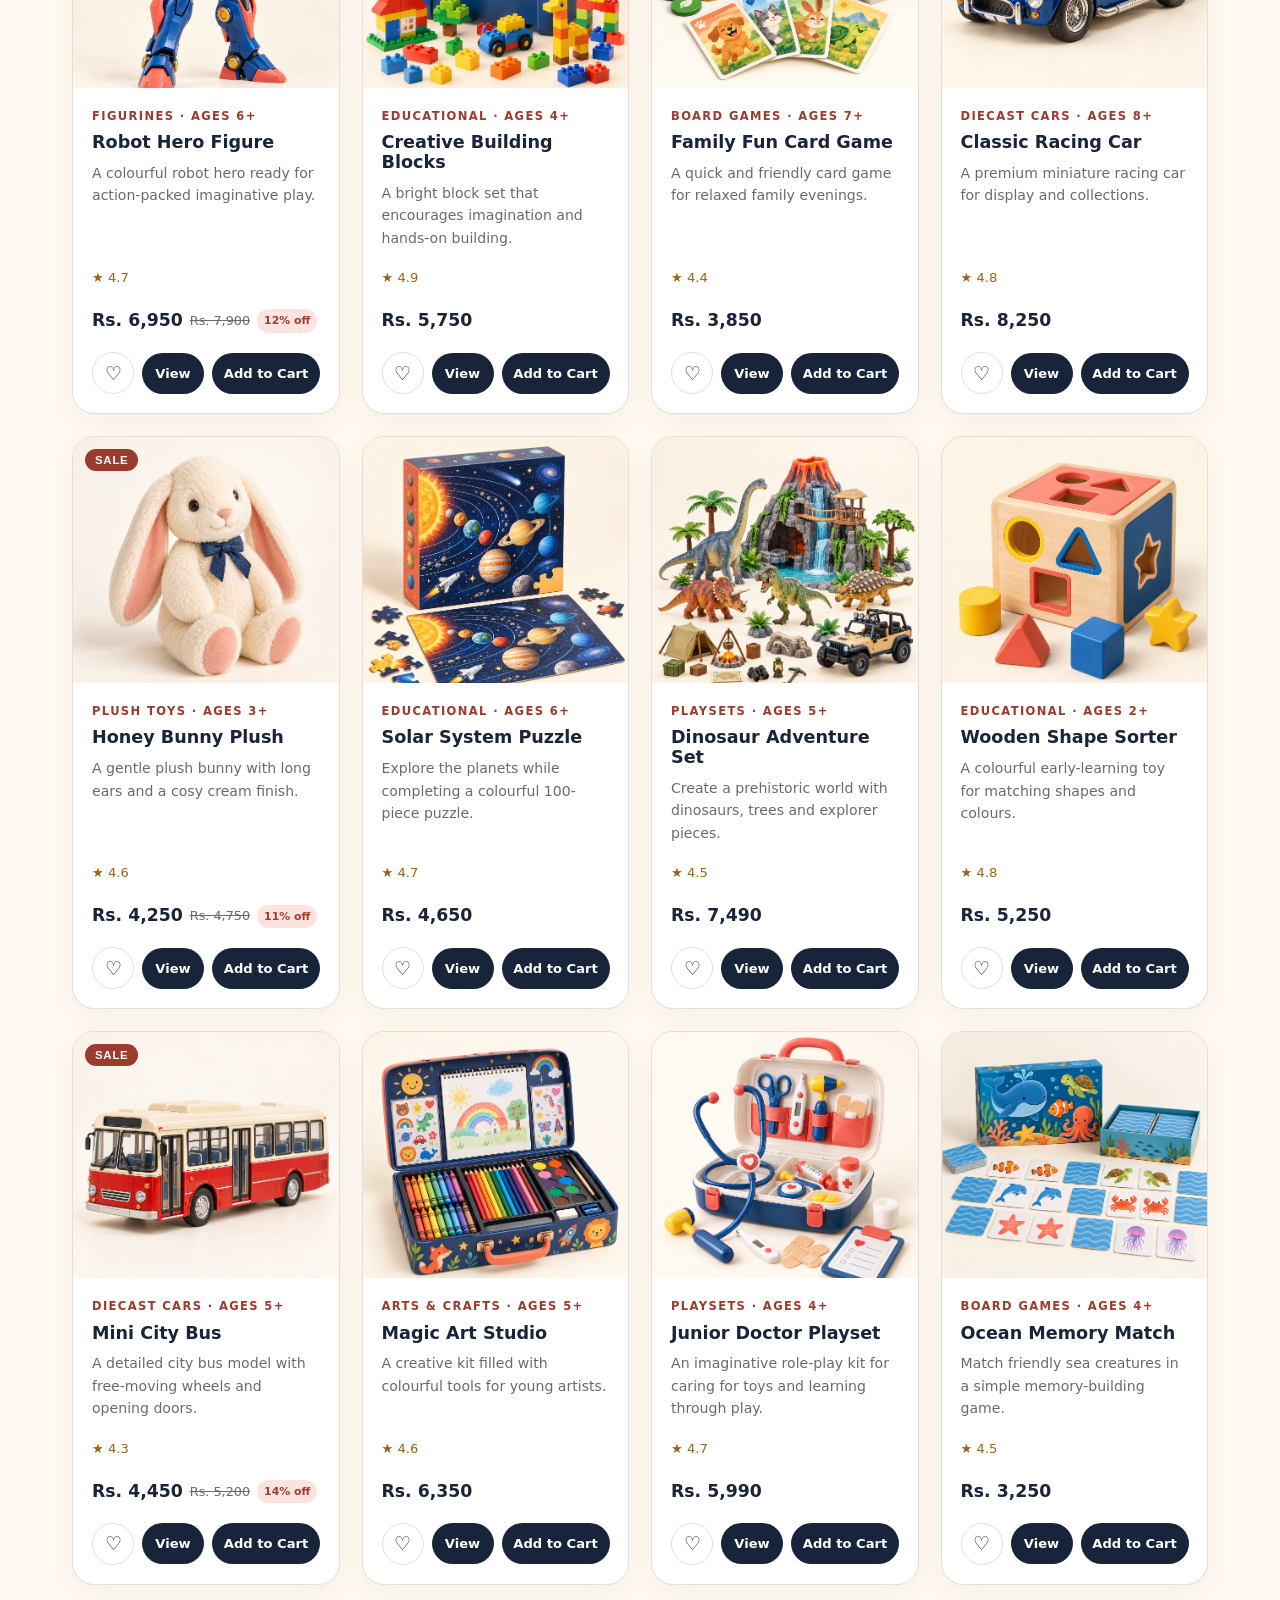
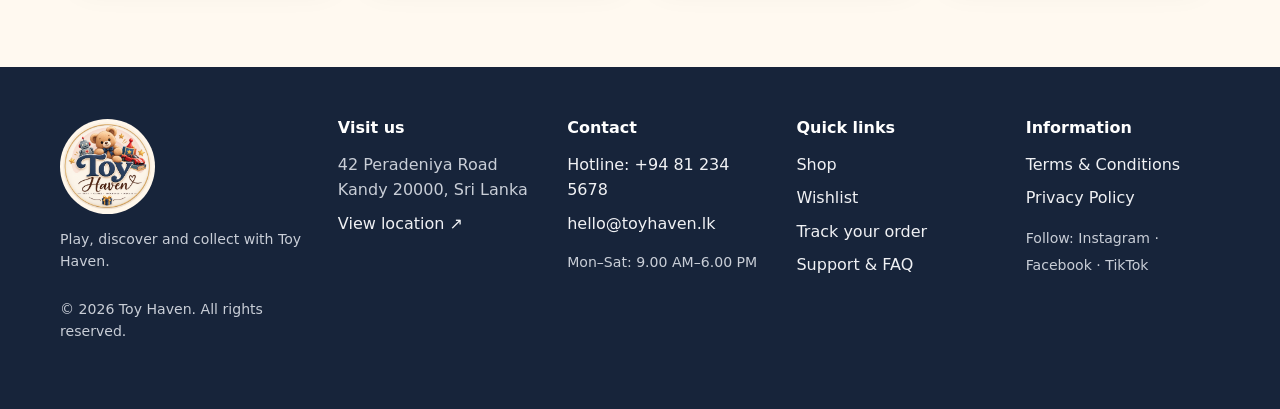
<file: products.html>
<!doctype html>
<html lang="en">
  <head>
    <meta charset="UTF-8" />
    <meta name="viewport" content="width=device-width, initial-scale=1.0" />
    <meta
      name="description"
      content="Browse Toy Haven products by category, age, price and more."
    />
    <meta name="theme-color" content="#17243a" />
    <meta name="author" content="Toy Haven" />
    <title>Toy Haven | Products</title>
    <link rel="icon" href="images/favicon.svg" type="image/svg+xml" />
    <link rel="manifest" href="manifest.json" />
    <link rel="stylesheet" href="css/style.css" />
    <link rel="stylesheet" href="css/enhancements.css" />
  </head>
  <body>
    <header class="site-header">
      <a class="brand" href="index.html" aria-label="Toy Haven home"
        ><img src="images/logo.png" alt="Toy Haven logo" /><span
          class="brand-name"
          ><span>Toy</span> Haven</span
        ></a
      >
      <button
        class="menu-toggle"
        aria-label="Open navigation"
        aria-expanded="false"
      >
        ☰
      </button>
      <nav class="main-nav" aria-label="Main navigation">
        <a href="index.html">Home</a
        ><a class="active" href="products.html">Products</a
        ><a href="wishlist.html">Wishlist</a><a href="feedback.html">Support</a
        ><a href="cart.html">Cart <span class="cart-count">0</span></a>
      </nav>
    </header>
    <main>
      <section class="page-intro">
        <p class="eyebrow">THE COLLECTION</p>
        <h1>Find your next favourite.</h1>
        <p>
          Search and filter toys, games, learning sets, figurines and diecast
          cars.
        </p>
      </section>
      <section class="section products-section">
        <h2 class="sr-only">Product Catalogue</h2>
        <div class="catalogue-controls">
          <label class="search-box" for="product-search"
            ><span>Search products</span
            ><input
              id="product-search"
              type="search"
              placeholder="Try “car”, “robot” or “game”..."
              autocomplete="off"
          /></label>
          <label for="product-sort"
            ><span>Sort by</span
            ><select id="product-sort">
              <option value="featured">Featured</option>
              <option value="price-low">Price: low to high</option>
              <option value="price-high">Price: high to low</option>
              <option value="name">Name: A–Z</option>
              <option value="rating">Highest rated</option>
            </select></label
          >
          <label for="price-filter"
            ><span>Price</span
            ><select id="price-filter">
              <option value="">All prices</option>
              <option value="under5000">Under Rs. 5,000</option>
              <option value="5000to7000">Rs. 5,000–7,000</option>
              <option value="over7000">Over Rs. 7,000</option>
            </select></label
          >
          <label for="age-filter"
            ><span>Age</span
            ><select id="age-filter">
              <option value="">All ages</option>
              <option value="2+">2+</option>
              <option value="3+">3+</option>
              <option value="4+">4+</option>
              <option value="5+">5+</option>
              <option value="6+">6+</option>
              <option value="7+">7+</option>
              <option value="8+">8+</option>
              <option value="10+">10+</option>
            </select></label
          >
          <label class="sale-check"
            ><input id="sale-filter" type="checkbox" />
            <span>Discounted items only</span></label
          >
          <button
            id="clear-filters"
            class="button button-secondary small"
            type="button"
          >
            Clear filters
          </button>
        </div>
        <div
          id="category-filters"
          class="filters category-bar"
          role="group"
          aria-label="Product categories"
        ></div>
        <p
          id="product-result-count"
          class="result-count"
          aria-live="polite"
        ></p>
        <div id="product-grid" class="product-grid"></div>
      </section>
    </main>
    <footer class="site-footer"></footer>
    <div id="product-modal" class="modal" hidden>
      <div class="modal-backdrop" aria-hidden="true"></div>
      <div
        class="modal-dialog"
        role="dialog"
        aria-modal="true"
        aria-labelledby="modal-title"
      >
        <button
          class="modal-close"
          type="button"
          aria-label="Close product details"
        >
          ×
        </button>
        <div class="modal-image"></div>
        <div class="modal-content">
          <p class="eyebrow modal-category"></p>
          <h2 id="modal-title" class="modal-title">Product Details</h2>
          <p class="modal-description"></p>
          <strong class="modal-price"></strong>
          <div class="button-row">
            <button type="button" class="button modal-add-cart">
              Add to Cart</button
            ><button type="button" class="button button-outline modal-wishlist">
              ♡ Wishlist
            </button>
          </div>
        </div>
      </div>
    </div>
    <script src="js/products.js"></script>
    <script src="js/main.js"></script>
  </body>
</html>
</file>
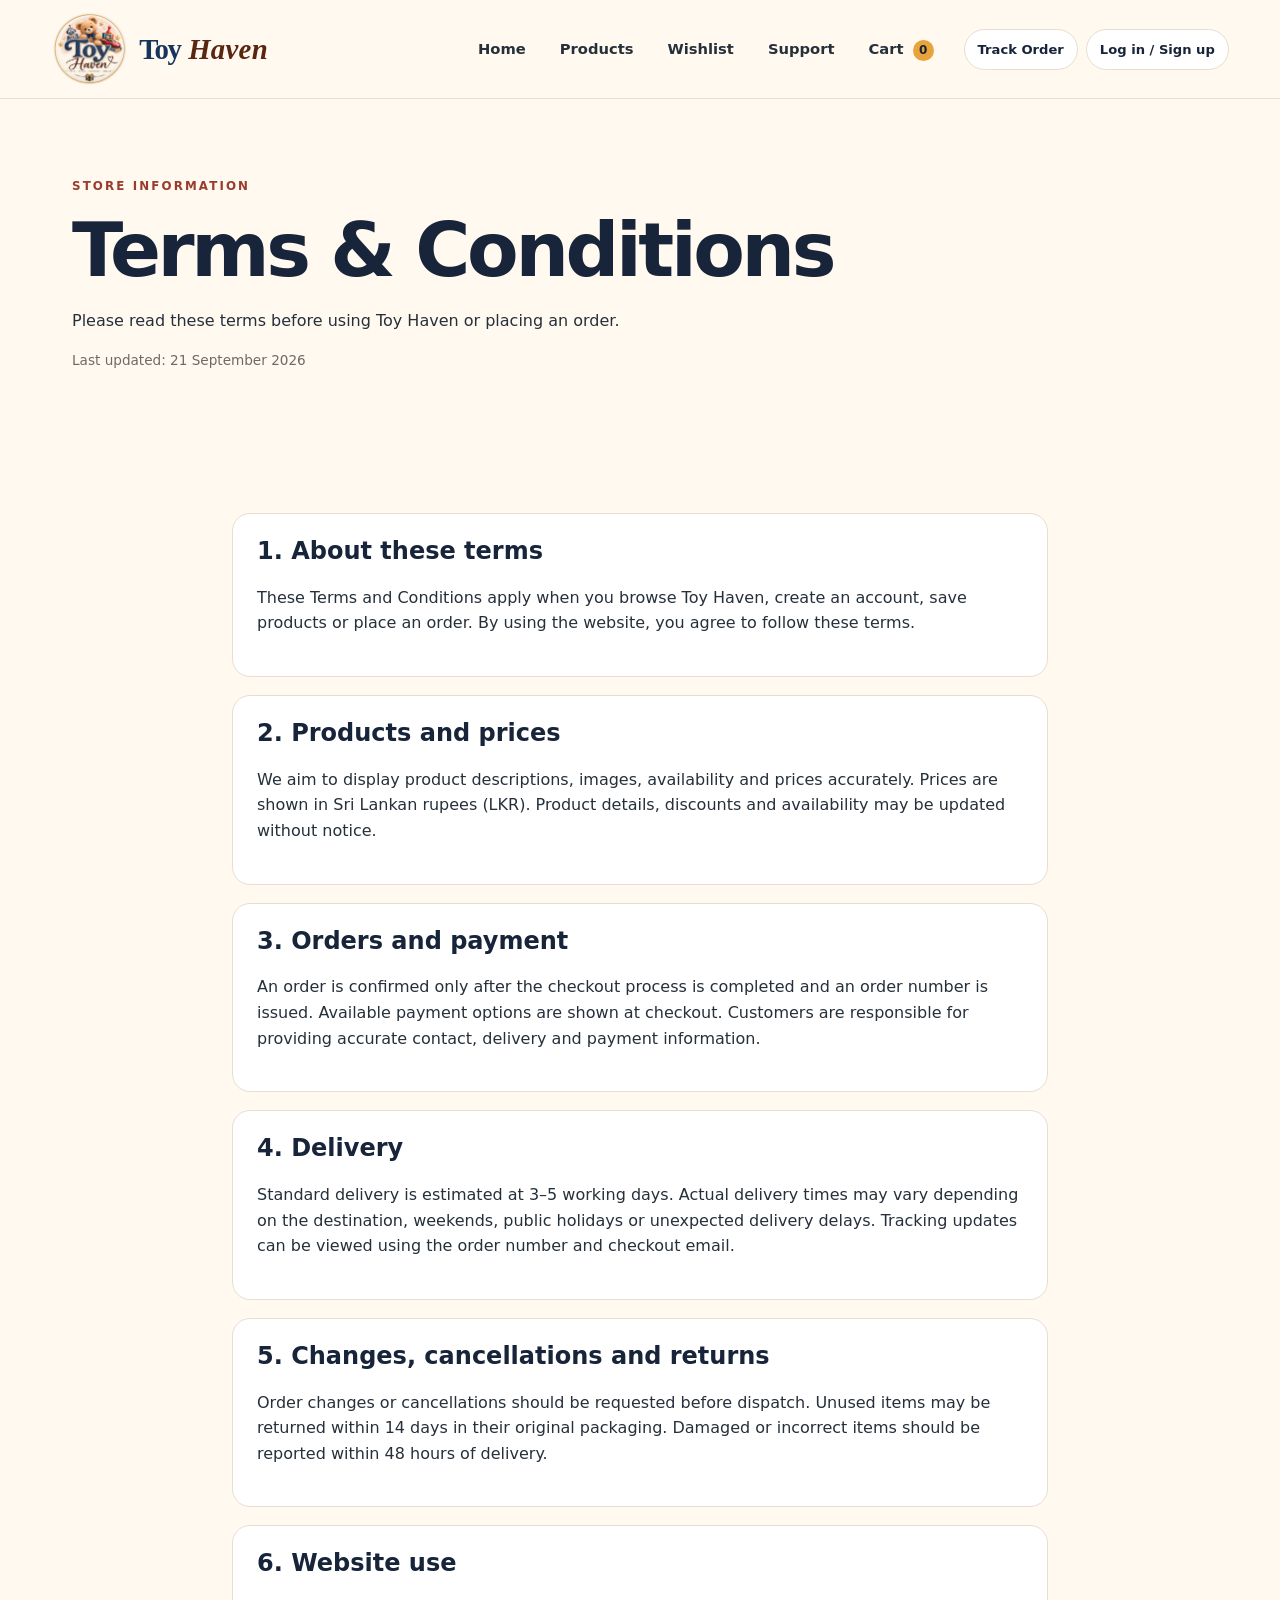
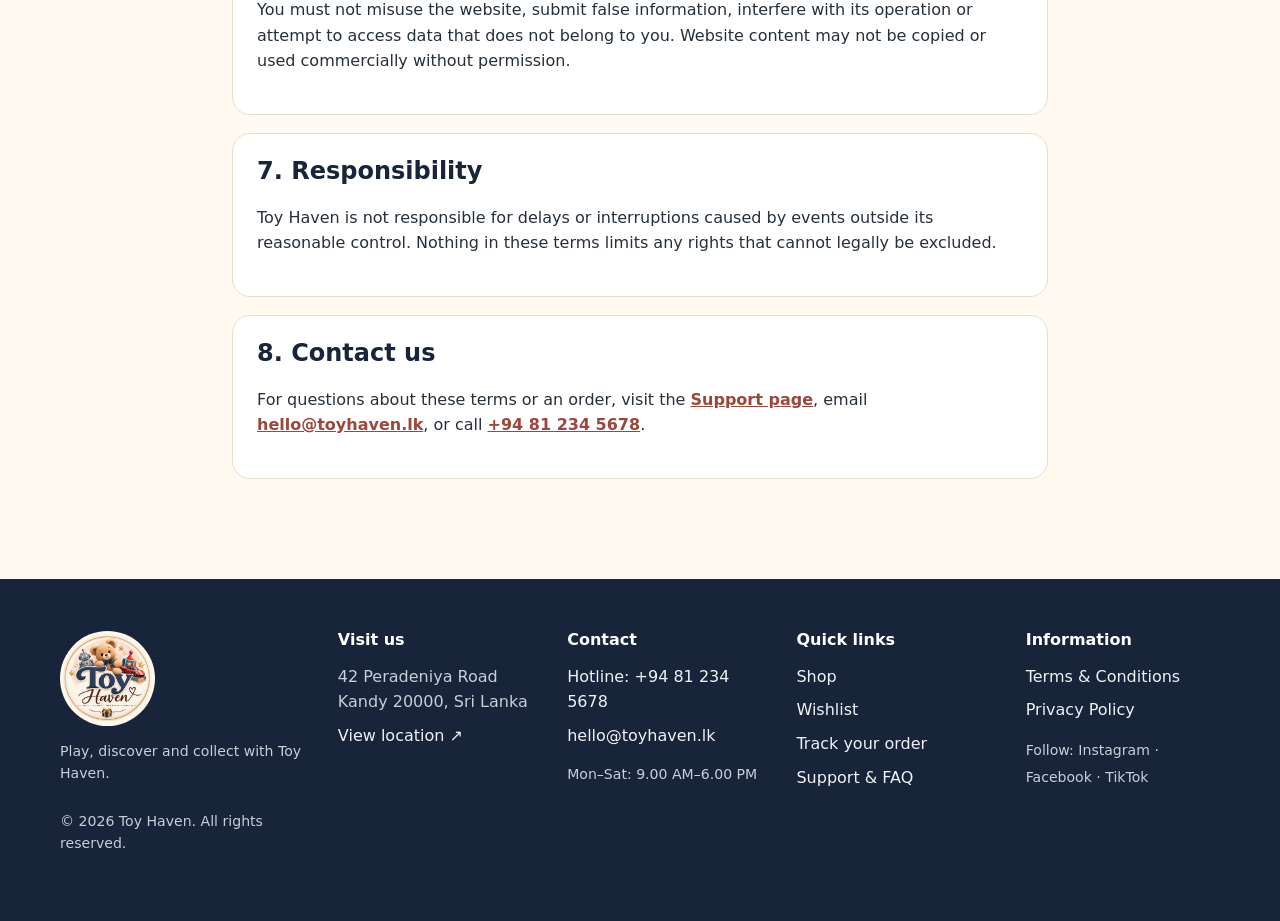
<file: terms.html>
<!doctype html>
<html lang="en">
  <head>
    <meta charset="UTF-8" />
    <meta name="viewport" content="width=device-width, initial-scale=1.0" />
    <meta name="description" content="Toy Haven Terms and Conditions." />
    <meta name="theme-color" content="#17243a" />
    <title>Toy Haven | Terms & Conditions</title>
    <link rel="icon" href="images/favicon.svg" type="image/svg+xml" />
    <link rel="manifest" href="manifest.json" />
    <link rel="stylesheet" href="css/style.css" />
    <link rel="stylesheet" href="css/enhancements.css" />
  </head>
  <body>
    <header class="site-header">
      <a class="brand" href="index.html" aria-label="Toy Haven home"
        ><img src="images/logo.png" alt="Toy Haven logo" /><span
          class="brand-name"
          ><span>Toy</span> Haven</span
        ></a
      ><button
        class="menu-toggle"
        aria-label="Open navigation"
        aria-expanded="false"
      >
        ☰
      </button>
      <nav class="main-nav" aria-label="Main navigation">
        <a href="index.html">Home</a><a href="products.html">Products</a
        ><a href="wishlist.html">Wishlist</a><a href="feedback.html">Support</a
        ><a href="cart.html">Cart <span class="cart-count">0</span></a>
      </nav>
    </header>
    <main>
      <section class="page-intro">
        <p class="eyebrow">STORE INFORMATION</p>
        <h1>Terms & Conditions</h1>
        <p>
          Please read these terms before using Toy Haven or placing an order.
        </p>
        <p class="policy-date">Last updated: 21 September 2026</p>
      </section>
      <div class="section legal-content">
        <section>
          <h2>1. About these terms</h2>
          <p>
            These Terms and Conditions apply when you browse Toy Haven, create
            an account, save products or place an order. By using the website,
            you agree to follow these terms.
          </p>
        </section>
        <section>
          <h2>2. Products and prices</h2>
          <p>
            We aim to display product descriptions, images, availability and
            prices accurately. Prices are shown in Sri Lankan rupees (LKR).
            Product details, discounts and availability may be updated without
            notice.
          </p>
        </section>
        <section>
          <h2>3. Orders and payment</h2>
          <p>
            An order is confirmed only after the checkout process is completed
            and an order number is issued. Available payment options are shown
            at checkout. Customers are responsible for providing accurate
            contact, delivery and payment information.
          </p>
        </section>
        <section>
          <h2>4. Delivery</h2>
          <p>
            Standard delivery is estimated at 3–5 working days. Actual delivery
            times may vary depending on the destination, weekends, public
            holidays or unexpected delivery delays. Tracking updates can be
            viewed using the order number and checkout email.
          </p>
        </section>
        <section>
          <h2>5. Changes, cancellations and returns</h2>
          <p>
            Order changes or cancellations should be requested before dispatch.
            Unused items may be returned within 14 days in their original
            packaging. Damaged or incorrect items should be reported within 48
            hours of delivery.
          </p>
        </section>
        <section>
          <h2>6. Website use</h2>
          <p>
            You must not misuse the website, submit false information, interfere
            with its operation or attempt to access data that does not belong to
            you. Website content may not be copied or used commercially without
            permission.
          </p>
        </section>
        <section>
          <h2>7. Responsibility</h2>
          <p>
            Toy Haven is not responsible for delays or interruptions caused by
            events outside its reasonable control. Nothing in these terms limits
            any rights that cannot legally be excluded.
          </p>
        </section>
        <section>
          <h2>8. Contact us</h2>
          <p>
            For questions about these terms or an order, visit the
            <a href="feedback.html">Support page</a>, email
            <a href="mailto:hello@toyhaven.lk">hello@toyhaven.lk</a>, or call
            <a href="tel:+94812345678">+94 81 234 5678</a>.
          </p>
        </section>
      </div>
    </main>
    <footer class="site-footer"></footer>
    <script src="js/products.js"></script>
    <script src="js/main.js"></script>
  </body>
</html>
</file>
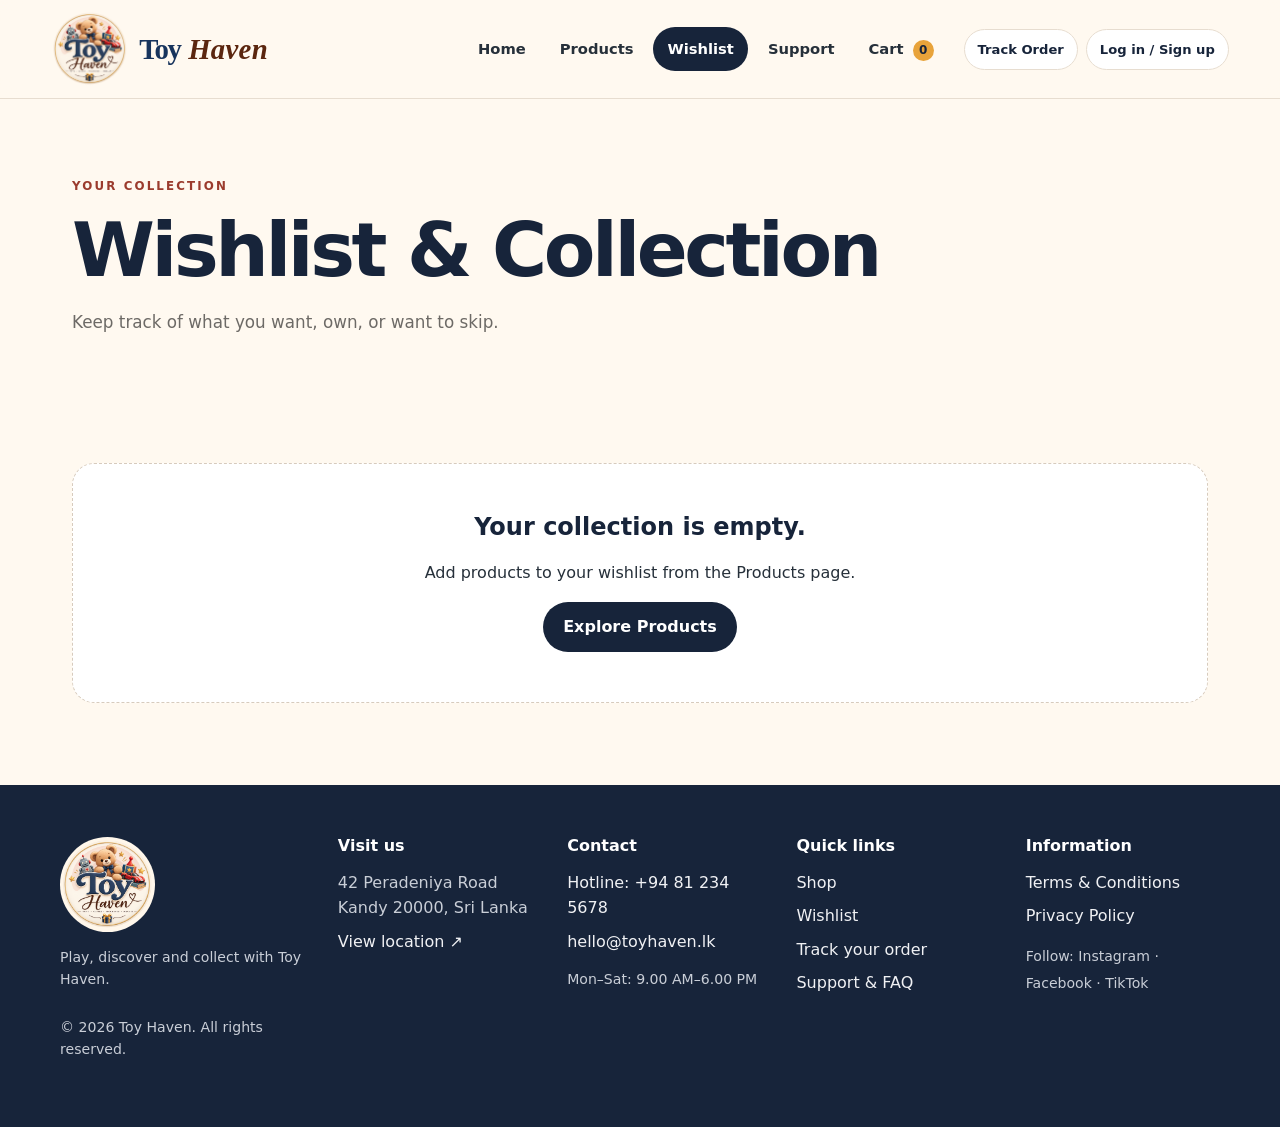
<file: wishlist.html>
<!doctype html>
<html lang="en">
  <head>
    <meta charset="UTF-8" />
    <meta name="viewport" content="width=device-width, initial-scale=1.0" />
    <meta
      name="description"
      content="Save products and track whether you are interested, own them, or are not interested."
    />
    <meta name="theme-color" content="#17243a" />
    <meta name="author" content="Toy Haven" />
    <title>Toy Haven | Wishlist & Collection</title>
    <link rel="icon" href="images/favicon.svg" type="image/svg+xml" />
    <link rel="manifest" href="manifest.json" />
    <link rel="stylesheet" href="css/style.css" />
    <link rel="stylesheet" href="css/enhancements.css" />
  </head>
  <body>
    <header class="site-header">
      <a class="brand" href="index.html" aria-label="Toy Haven home"
        ><img src="images/logo.png" alt="Toy Haven logo" /><span
          class="brand-name"
          ><span>Toy</span> Haven</span
        ></a
      ><button
        class="menu-toggle"
        aria-label="Open navigation"
        aria-expanded="false"
      >
        ☰
      </button>
      <nav class="main-nav" aria-label="Main navigation">
        <a class="" href="index.html">Home</a
        ><a class="" href="products.html">Products</a
        ><a class="active" href="wishlist.html">Wishlist</a
        ><a class="" href="feedback.html">Support</a
        ><a class="" href="cart.html">Cart <span class="cart-count">0</span></a>
      </nav>
    </header>
    <main>
      <section class="page-intro">
        <p class="eyebrow">YOUR COLLECTION</p>
        <h1>Wishlist & Collection</h1>
        <p>Keep track of what you want, own, or want to skip.</p>
      </section>
      <section class="section">
        <h2 class="sr-only">Wishlist Products</h2>
        <div id="wishlist-grid" class="product-grid"></div>
      </section>
    </main>
    <footer class="site-footer"></footer>
    <script src="js/products.js"></script>
    <script src="js/main.js"></script>
    <script src="js/wishlist.js"></script>
  </body>
</html>
</file>
<file: css/style.css>
:root {
  --navy: #17243a;
  --ink: #26303a;
  --cream: #fff9f0;
  --paper: #ffffff;
  --peach: #f4d7bd;
  --gold: #e8a33a;
  --rose: #9b3b2d;
  --sage: #7b9e78;
  --blue: #6d87b5;
  --line: #e7ddd0;
  --muted: #6d6a66;
  --shadow: 0 18px 45px rgba(23, 36, 58, 0.09);
  --radius: 22px;
}
* {
  box-sizing: border-box;
}
html {
  scroll-behavior: smooth;
}
body {
  margin: 0;
  font-family:
    Inter,
    system-ui,
    -apple-system,
    BlinkMacSystemFont,
    "Segoe UI",
    sans-serif;
  background: var(--cream);
  color: var(--ink);
  line-height: 1.6;
}
body.modal-open {
  overflow: hidden;
}
img {
  max-width: 100%;
  display: block;
}
a {
  color: inherit;
}
.sr-only {
  position: absolute;
  width: 1px;
  height: 1px;
  padding: 0;
  margin: -1px;
  overflow: hidden;
  clip: rect(0, 0, 0, 0);
  white-space: nowrap;
  border: 0;
}
.site-header {
  position: sticky;
  top: 0;
  z-index: 50;
  background: rgba(255, 249, 240, 0.94);
  backdrop-filter: blur(12px);
  border-bottom: 1px solid var(--line);
  display: flex;
  align-items: center;
  justify-content: space-between;
  padding: 10px clamp(18px, 4vw, 58px);
}
.brand img {
  width: 78px;
  height: 78px;
  object-fit: contain;
}
.main-nav {
  display: flex;
  align-items: center;
  gap: 6px;
}
.main-nav a {
  padding: 10px 14px;
  text-decoration: none;
  border-radius: 999px;
  font-size: 0.92rem;
  font-weight: 650;
}
.main-nav a:hover,
.main-nav a.active {
  background: var(--navy);
  color: #fff;
}
.cart-count {
  display: inline-grid;
  place-items: center;
  min-width: 21px;
  height: 21px;
  padding: 0 5px;
  border-radius: 50%;
  background: var(--gold);
  color: var(--navy);
  font-size: 0.75rem;
  margin-left: 4px;
}
.menu-toggle {
  display: none;
  border: 0;
  background: transparent;
  font-size: 1.7rem;
  color: var(--navy);
  cursor: pointer;
}
.hero {
  position: relative;
  min-height: 590px;
  overflow: hidden;
  background: var(--navy);
  color: #fff;
}
.hero-slide {
  position: absolute;
  inset: 0;
  display: grid;
  grid-template-columns: 1.05fr 0.95fr;
  align-items: center;
  padding: 70px clamp(24px, 7vw, 110px);
  opacity: 0;
  transform: scale(1.02);
  transition:
    opacity 0.7s ease,
    transform 1.2s ease;
  pointer-events: none;
}
.hero-slide.active {
  opacity: 1;
  transform: scale(1);
  pointer-events: auto;
}
.hero-copy {
  max-width: 620px;
}
.eyebrow {
  font-size: 0.74rem;
  letter-spacing: 0.18em;
  font-weight: 800;
  margin: 0 0 12px;
  color: var(--rose);
}
.hero .eyebrow {
  color: var(--gold);
}
h1,
h2,
h3 {
  line-height: 1.12;
  color: var(--navy);
}
h1 {
  font-size: clamp(2.6rem, 6vw, 5.5rem);
  letter-spacing: -0.045em;
  margin: 0 0 22px;
}
.hero h1 {
  color: #fff;
}
.hero p:not(.eyebrow) {
  font-size: 1.08rem;
  max-width: 560px;
  color: #e8e9ed;
  margin-bottom: 30px;
}
.hero-art {
  display: grid;
  place-items: center;
  min-height: 350px;
}
.hero-art-card {
  width: min(390px, 85vw);
  aspect-ratio: 1;
  border-radius: 50%;
  background: var(--peach);
  display: grid;
  place-items: center;
  box-shadow: 0 30px 70px rgba(0, 0, 0, 0.2);
  overflow: hidden;
}
.hero-art-card img {
  width: 88%;
  height: 88%;
  object-fit: contain;
}
.hero-dots {
  position: absolute;
  left: clamp(24px, 7vw, 110px);
  bottom: 32px;
  display: flex;
  gap: 8px;
}
.hero-dot {
  width: 10px;
  height: 10px;
  border-radius: 50%;
  border: 1px solid #fff;
  background: transparent;
  cursor: pointer;
}
.hero-dot.active {
  background: #fff;
}
.button {
  display: inline-flex;
  align-items: center;
  justify-content: center;
  gap: 7px;
  border: 0;
  border-radius: 999px;
  background: var(--navy);
  color: #fff;
  padding: 12px 20px;
  font: inherit;
  font-weight: 750;
  text-decoration: none;
  cursor: pointer;
  transition:
    transform 0.2s ease,
    box-shadow 0.2s ease,
    background 0.2s ease;
}
.button:hover {
  transform: translateY(-2px);
  box-shadow: 0 10px 24px rgba(23, 36, 58, 0.18);
}
.hero .button {
  background: var(--gold);
  color: var(--navy);
}
.button.small {
  padding: 9px 13px;
  font-size: 0.82rem;
}
.button-secondary {
  background: #eee7de;
  color: var(--navy);
}
.button-outline {
  background: transparent;
  color: var(--navy);
  border: 1px solid var(--navy);
}
.button-row {
  display: flex;
  flex-wrap: wrap;
  gap: 10px;
  margin-top: 20px;
}
.section {
  max-width: 1220px;
  margin: 0 auto;
  padding: 82px clamp(20px, 4vw, 42px);
}
.section-heading {
  max-width: 700px;
  margin-bottom: 32px;
}
.section-heading h2,
.split-section h2 {
  font-size: clamp(2rem, 4vw, 3.4rem);
  margin: 0 0 12px;
}
.section-heading > p:last-child {
  color: var(--muted);
}
.product-grid {
  display: grid;
  grid-template-columns: repeat(4, minmax(0, 1fr));
  gap: 22px;
}
.product-card {
  background: var(--paper);
  border: 1px solid var(--line);
  border-radius: var(--radius);
  overflow: hidden;
  box-shadow: 0 8px 30px rgba(23, 36, 58, 0.045);
  transition:
    transform 0.25s ease,
    box-shadow 0.25s ease;
}
.product-card:hover {
  transform: translateY(-6px);
  box-shadow: var(--shadow);
}
.product-image {
  aspect-ratio: 1.08;
  background: #f5eee5;
  display: grid;
  place-items: center;
  overflow: hidden;
}
.product-image img {
  width: 100%;
  height: 100%;
  object-fit: cover;
  transition: transform 0.45s ease;
}
.product-card:hover .product-image img {
  transform: scale(1.04);
}
.product-info {
  padding: 19px;
}
.product-category {
  font-size: 0.72rem;
  text-transform: uppercase;
  letter-spacing: 0.12em;
  color: var(--rose);
  font-weight: 800;
  margin: 0 0 8px;
}
.product-info h3 {
  font-size: 1.1rem;
  margin: 0 0 9px;
}
.product-description {
  font-size: 0.88rem;
  color: var(--muted);
  margin: 0 0 18px;
  min-height: 4.2em;
}
.product-bottom {
  display: flex;
  align-items: center;
  gap: 7px;
  flex-wrap: wrap;
}
.product-bottom strong {
  font-size: 1.08rem;
  margin-right: auto;
  color: var(--navy);
}
.icon-button {
  width: 38px;
  height: 38px;
  border-radius: 50%;
  border: 1px solid var(--line);
  background: #fff;
  color: var(--navy);
  font-size: 1.2rem;
  cursor: pointer;
  transition: 0.2s;
}
.icon-button:hover,
.icon-button.is-wished {
  background: var(--peach);
  border-color: var(--peach);
}
.split-section {
  display: grid;
  grid-template-columns: 0.9fr 1.1fr;
  gap: 70px;
  align-items: start;
}
.feature-list {
  display: grid;
  grid-template-columns: repeat(3, 1fr);
  gap: 20px;
}
.feature-list article {
  padding-top: 16px;
  border-top: 2px solid var(--navy);
}
.feature-list span {
  font-size: 0.75rem;
  color: var(--rose);
  font-weight: 800;
}
.feature-list h3 {
  margin: 12px 0 8px;
}
.feature-list p {
  color: var(--muted);
  font-size: 0.9rem;
}
.newsletter {
  max-width: 1220px;
  margin: 0 auto 80px;
  padding: 46px clamp(20px, 5vw, 60px);
  background: var(--peach);
  border-radius: var(--radius);
  display: flex;
  align-items: center;
  justify-content: space-between;
  gap: 25px;
}
.newsletter h2 {
  margin: 0;
  font-size: clamp(1.8rem, 4vw, 3rem);
}
.inline-form {
  display: flex;
  gap: 8px;
  min-width: min(470px, 100%);
}
input,
textarea,
select {
  width: 100%;
  border: 1px solid #d9d0c5;
  border-radius: 12px;
  padding: 12px 14px;
  font: inherit;
  background: #fff;
  color: var(--ink);
  outline: none;
  transition:
    border-color 0.2s,
    box-shadow 0.2s;
}
input:focus,
textarea:focus,
select:focus {
  border-color: var(--blue);
  box-shadow: 0 0 0 3px rgba(109, 135, 181, 0.16);
}
.site-footer {
  background: var(--navy);
  color: #e9ebef;
  padding: 36px clamp(20px, 5vw, 60px);
  display: flex;
  justify-content: space-between;
  gap: 20px;
  flex-wrap: wrap;
}
.site-footer a {
  margin-left: 20px;
  color: #fff;
}
.page-intro {
  max-width: 1220px;
  margin: 0 auto;
  padding: 78px clamp(20px, 4vw, 42px) 28px;
}
.page-intro h1 {
  font-size: clamp(2.5rem, 6vw, 4.7rem);
  max-width: 850px;
  margin: 0 0 12px;
}
.page-intro > p:last-child {
  color: var(--muted);
  font-size: 1.05rem;
}
.toolbar {
  display: grid;
  grid-template-columns: minmax(220px, 1fr) auto;
  gap: 18px;
  align-items: center;
  margin-bottom: 15px;
}
.search-box input {
  min-height: 48px;
}
.filters {
  display: flex;
  gap: 7px;
  flex-wrap: wrap;
  justify-content: flex-end;
}
.filter-button {
  border: 1px solid var(--line);
  background: #fff;
  border-radius: 999px;
  padding: 10px 13px;
  font: inherit;
  font-size: 0.84rem;
  cursor: pointer;
}
.filter-button:hover,
.filter-button.selected {
  background: var(--navy);
  color: #fff;
  border-color: var(--navy);
}
.result-count {
  font-size: 0.85rem;
  color: var(--muted);
  margin: 0 0 22px;
}
.cart-layout,
.checkout-layout {
  display: grid;
  grid-template-columns: 1.5fr 0.75fr;
  gap: 28px;
  align-items: start;
}
.summary-card,
.form-card {
  background: #fff;
  border: 1px solid var(--line);
  border-radius: var(--radius);
  padding: 26px;
  box-shadow: 0 8px 30px rgba(23, 36, 58, 0.045);
}
.summary-card {
  position: sticky;
  top: 110px;
}
.summary-card h2,
.form-card h2 {
  margin-top: 0;
}
.cart-table {
  width: 100%;
  border-collapse: collapse;
}
.cart-table th,
.cart-table td {
  text-align: left;
  padding: 14px 8px;
  border-bottom: 1px solid var(--line);
  vertical-align: middle;
}
.cart-product {
  display: flex;
  align-items: center;
  gap: 12px;
}
.cart-product img {
  width: 70px;
  height: 70px;
  object-fit: cover;
  border-radius: 12px;
}
.quantity-control {
  display: inline-flex;
  align-items: center;
  border: 1px solid var(--line);
  border-radius: 999px;
  overflow: hidden;
}
.quantity-control button {
  border: 0;
  background: #f6f0e8;
  width: 32px;
  height: 32px;
  cursor: pointer;
  font-weight: 800;
}
.quantity-control span {
  min-width: 30px;
  text-align: center;
}
.summary-row {
  display: flex;
  justify-content: space-between;
  padding: 10px 0;
}
.summary-total {
  font-size: 1.2rem;
  font-weight: 800;
  border-top: 1px solid var(--line);
  margin-top: 8px;
  padding-top: 16px;
}
.summary-card > .button {
  width: 100%;
  margin-top: 10px;
}
.form-card {
  display: grid;
  gap: 8px;
}
.form-card fieldset {
  border: 1px solid var(--line);
  border-radius: 14px;
  margin: 10px 0;
  padding: 15px;
  display: grid;
  gap: 10px;
}
.form-card fieldset label {
  display: flex;
  gap: 8px;
  align-items: center;
}
.form-card input[type="radio"] {
  width: auto;
}
.form-message {
  min-height: 25px;
  margin: 4px 0;
  font-size: 0.9rem;
}
.error {
  color: #b23a33;
}
.success-text {
  color: #2e6842;
  font-weight: 700;
}
.success-panel {
  max-width: 700px;
  margin: 0 auto 80px;
  background: #e5f1e5;
  border: 1px solid #b9d5ba;
  border-radius: var(--radius);
  padding: 30px;
  text-align: center;
  animation: pop 0.5s ease;
}
.wishlist-status {
  margin: 8px 0 14px;
}
.empty-state {
  grid-column: 1/-1;
  background: #fff;
  border: 1px dashed #d7cbbd;
  border-radius: var(--radius);
  padding: 50px;
  text-align: center;
}
.empty-state h2 {
  margin-top: 0;
}
.accordion {
  max-width: 850px;
}
.accordion-item {
  border-top: 1px solid var(--line);
}
.accordion-question {
  width: 100%;
  background: none;
  border: 0;
  text-align: left;
  padding: 20px 0;
  font: inherit;
  font-weight: 750;
  color: var(--navy);
  cursor: pointer;
  display: flex;
  justify-content: space-between;
}
.accordion-answer {
  max-height: 0;
  overflow: hidden;
  transition: max-height 0.3s ease;
}
.accordion-answer.open {
  max-height: 180px;
}
.accordion-answer p {
  margin: 0 0 20px;
  color: var(--muted);
}
.support-layout {
  display: grid;
  grid-template-columns: 0.8fr 1.2fr;
  gap: 50px;
}
.potd {
  max-width: 1220px;
  margin: 0 auto;
  padding: 0 clamp(20px, 4vw, 42px) 80px;
}
.potd-card {
  background: #fff;
  border: 1px solid var(--line);
  border-radius: 30px;
  overflow: hidden;
  display: grid;
  grid-template-columns: 0.9fr 1.1fr;
  box-shadow: var(--shadow);
}
.potd-image {
  background: #f1e6da;
  min-height: 360px;
}
.potd-image img {
  width: 100%;
  height: 100%;
  object-fit: cover;
}
.potd-content {
  padding: 48px;
}
.potd-content h2 {
  font-size: clamp(2rem, 4vw, 3.5rem);
  margin: 0 0 12px;
}
.potd-content > p:not(.eyebrow) {
  color: var(--muted);
}
.potd-content > strong {
  font-size: 1.35rem;
  color: var(--navy);
}
.modal[hidden] {
  display: none;
}
.modal {
  position: fixed;
  inset: 0;
  z-index: 100;
  display: grid;
  place-items: center;
  padding: 20px;
}
.modal-backdrop {
  position: absolute;
  inset: 0;
  background: rgba(23, 36, 58, 0.68);
  backdrop-filter: blur(4px);
}
.modal-dialog {
  position: relative;
  width: min(850px, 100%);
  max-height: 90vh;
  overflow: auto;
  background: #fff;
  border-radius: 26px;
  display: grid;
  grid-template-columns: 0.9fr 1.1fr;
  box-shadow: 0 30px 80px rgba(0, 0, 0, 0.25);
  animation: pop 0.25s ease;
}
.modal-image {
  background: #f1e6da;
  min-height: 360px;
}
.modal-image img {
  width: 100%;
  height: 100%;
  object-fit: cover;
}
.modal-content {
  padding: 35px;
}
.modal-close {
  position: absolute;
  right: 15px;
  top: 15px;
  width: 40px;
  height: 40px;
  border: 0;
  border-radius: 50%;
  background: #fff;
  cursor: pointer;
  font-size: 1.4rem;
}
.modal-title {
  font-size: 2.2rem;
  margin: 0 0 12px;
}
.modal-description {
  color: var(--muted);
}
.modal-price {
  display: block;
  font-size: 1.4rem;
  margin-top: 18px;
}
.toast {
  position: fixed;
  right: 22px;
  bottom: 22px;
  z-index: 120;
  background: var(--navy);
  color: #fff;
  padding: 13px 18px;
  border-radius: 999px;
  box-shadow: var(--shadow);
  transform: translateY(20px);
  opacity: 0;
  pointer-events: none;
  transition: 0.25s;
}
.toast.show {
  transform: translateY(0);
  opacity: 1;
}
.reveal {
  opacity: 0;
  transform: translateY(18px);
  transition:
    opacity 0.6s ease,
    transform 0.6s ease;
}
.reveal.visible {
  opacity: 1;
  transform: none;
}
@keyframes pop {
  from {
    opacity: 0;
    transform: scale(0.96);
  }
  to {
    opacity: 1;
    transform: scale(1);
  }
}
@media (max-width: 1000px) {
  .product-grid {
    grid-template-columns: repeat(2, 1fr);
  }
  .hero-slide {
    grid-template-columns: 1fr 0.75fr;
  }
  .split-section {
    grid-template-columns: 1fr;
  }
  .cart-layout,
  .checkout-layout,
  .support-layout {
    grid-template-columns: 1fr;
  }
  .summary-card {
    position: static;
  }
  .potd-card,
  .modal-dialog {
    grid-template-columns: 1fr;
  }
  .potd-image,
  .modal-image {
    min-height: 300px;
  }
}
@media (max-width: 720px) {
  .site-header {
    padding: 8px 16px;
  }
  .brand img {
    width: 65px;
    height: 65px;
  }
  .menu-toggle {
    display: block;
  }
  .main-nav {
    position: absolute;
    left: 12px;
    right: 12px;
    top: 82px;
    display: none;
    flex-direction: column;
    align-items: stretch;
    background: #fff;
    border: 1px solid var(--line);
    border-radius: 18px;
    padding: 8px;
    box-shadow: var(--shadow);
  }
  .main-nav.open {
    display: flex;
  }
  .main-nav a {
    text-align: center;
  }
  .hero {
    min-height: 690px;
  }
  .hero-slide {
    grid-template-columns: 1fr;
    padding: 50px 24px 90px;
    align-content: center;
  }
  .hero-art {
    min-height: 220px;
    order: -1;
  }
  .hero-art-card {
    width: 260px;
  }
  .hero h1 {
    font-size: clamp(2.6rem, 13vw, 4rem);
  }
  .section {
    padding-top: 60px;
    padding-bottom: 60px;
  }
  .product-grid {
    grid-template-columns: 1fr;
  }
  .feature-list {
    grid-template-columns: 1fr;
  }
  .newsletter {
    margin: 0 20px 60px;
    display: block;
  }
  .inline-form {
    margin-top: 20px;
    display: grid;
  }
  .toolbar {
    grid-template-columns: 1fr;
  }
  .filters {
    justify-content: flex-start;
  }
  .cart-table thead {
    display: none;
  }
  .cart-table,
  .cart-table tbody,
  .cart-table tr,
  .cart-table td {
    display: block;
    width: 100%;
  }
  .cart-table tr {
    padding: 15px 0;
    border-bottom: 1px solid var(--line);
  }
  .cart-table td {
    border: 0;
    padding: 5px 0;
  }
  .cart-table td::before {
    content: attr(data-label);
    font-weight: 750;
    color: var(--navy);
    display: inline-block;
    width: 105px;
  }
  .cart-product {
    display: inline-flex;
  }
  .potd-content,
  .modal-content {
    padding: 28px;
  }
  .site-footer {
    display: block;
  }
  .site-footer div {
    margin-top: 15px;
  }
  .site-footer a {
    margin: 0 20px 0 0;
  }
}
@media (prefers-reduced-motion: reduce) {
  *,
  *::before,
  *::after {
    scroll-behavior: auto !important;
    animation-duration: 0.01ms !important;
    transition-duration: 0.01ms !important;
  }
}
</file>
<file: css/enhancements.css>
/* Expanded catalogue, account, tracking and footer */
.site-header {
  gap: 16px;
}
.main-nav {
  margin-left: auto;
}
.header-actions {
  display: flex;
  gap: 8px;
}
.header-link {
  border: 1px solid var(--line);
  background: #fff;
  color: var(--navy);
  border-radius: 999px;
  padding: 9px 13px;
  font: inherit;
  font-size: 0.82rem;
  font-weight: 750;
  cursor: pointer;
}
.header-link:hover {
  background: var(--peach);
}
.catalogue-controls {
  display: grid;
  grid-template-columns: minmax(240px, 2fr) repeat(3, minmax(145px, 1fr));
  gap: 13px;
  align-items: end;
  background: #fff;
  border: 1px solid var(--line);
  border-radius: var(--radius);
  padding: 20px;
  margin-bottom: 18px;
}
.catalogue-controls label > span,
.search-box > span {
  display: block;
  color: var(--navy);
  font-size: 0.78rem;
  font-weight: 800;
  margin-bottom: 5px;
}
.catalogue-controls .sale-check {
  display: flex;
  align-items: center;
  gap: 8px;
  min-height: 46px;
}
.sale-check input {
  width: auto;
}
.sale-check span {
  margin: 0 !important;
}
.category-bar {
  justify-content: flex-start;
  margin-bottom: 16px;
}
.product-image {
  position: relative;
  width: 100%;
  padding: 0;
  border: 0;
  cursor: pointer;
}
.sale-badge {
  position: absolute;
  z-index: 2;
  left: 12px;
  top: 12px;
  background: var(--rose);
  color: #fff;
  border-radius: 999px;
  padding: 5px 10px;
  font-size: 0.72rem;
  font-weight: 850;
  letter-spacing: 0.06em;
  text-transform: uppercase;
}
.rating {
  font-size: 0.82rem;
  color: #9a6514;
  margin: -8px 0 12px;
}
.price-wrap {
  display: flex;
  align-items: center;
  gap: 7px;
  flex-wrap: wrap;
  margin-right: auto;
}
.current-price {
  color: var(--navy);
  font-size: 1.08rem;
}
.price-wrap del {
  color: var(--muted);
  font-size: 0.8rem;
}
.discount-label {
  font-size: 0.68rem;
  font-weight: 800;
  color: #a33b31;
  background: #fbe4df;
  border-radius: 999px;
  padding: 3px 7px;
}
.modal-price .price-wrap {
  margin-top: 18px;
}
.modal-meta {
  background: #f8f3ec;
  border-radius: 14px;
  padding: 12px 16px;
  margin-top: 16px;
}
.modal-meta p {
  margin: 6px 0;
  font-size: 0.9rem;
  color: var(--muted);
}
.site-footer {
  display: block;
  padding: 52px clamp(20px, 5vw, 60px);
}
.footer-grid {
  display: grid;
  grid-template-columns: 1.25fr repeat(4, 1fr);
  gap: 35px;
  max-width: 1350px;
  margin: 0 auto;
}
.footer-grid h2 {
  color: #fff;
  font-size: 1rem;
  margin: 0 0 15px;
}
.footer-grid a,
.footer-button {
  display: block;
  margin: 8px 0;
  color: #f0f1f4;
  text-decoration: none;
}
.footer-grid a:hover,
.footer-button:hover {
  text-decoration: underline;
}
.footer-button {
  border: 0;
  padding: 0;
  background: none;
  font: inherit;
  cursor: pointer;
}
.footer-grid address {
  font-style: normal;
  color: #c9ced7;
}
.footer-grid p {
  color: #c9ced7;
  font-size: 0.88rem;
}
.footer-about img {
  width: 95px;
  background: #fff7eb;
  border-radius: 50%;
  margin-bottom: 14px;
}
.footer-about .copyright {
  margin-top: 25px;
}
.social-label {
  line-height: 1.9;
}
.utility-modal .compact-dialog {
  grid-template-columns: 1fr;
  width: min(520px, 100%);
}
.mini-form {
  display: grid;
  gap: 8px;
  margin-top: 18px;
}
.mini-form .button {
  margin-top: 8px;
}
.tab-buttons {
  display: flex;
  background: #f4ede4;
  padding: 4px;
  border-radius: 999px;
}
.tab-button {
  flex: 1;
  border: 0;
  background: transparent;
  border-radius: 999px;
  padding: 9px;
  font: inherit;
  font-weight: 750;
  cursor: pointer;
}
.tab-button.selected {
  background: #fff;
  box-shadow: 0 2px 10px rgba(23, 36, 58, 0.08);
}
.demo-note {
  font-size: 0.75rem;
  color: var(--muted);
}
.tracking-result {
  margin-top: 18px;
  border-radius: 14px;
  padding: 16px;
}
.tracking-result:empty {
  display: none;
}
.tracking-error {
  background: #fbe8e5;
  color: #8c3028;
}
.tracking-success {
  background: #e7f2e8;
  color: #285a38;
}
.tracking-result p {
  margin: 5px 0;
}
.success-panel {
  max-width: 800px;
  margin: 70px auto;
  padding: 55px clamp(24px, 6vw, 70px);
}
.success-panel h1 {
  font-size: clamp(2.2rem, 5vw, 4rem);
}
.success-icon {
  width: 72px;
  height: 72px;
  display: grid;
  place-items: center;
  margin: 0 auto 18px;
  border-radius: 50%;
  background: #2e6842;
  color: #fff;
  font-size: 2.2rem;
  font-weight: 900;
}
.confirmation-details {
  display: flex;
  justify-content: center;
  gap: 28px;
  flex-wrap: wrap;
  background: #fff;
  border-radius: 16px;
  padding: 18px;
  margin: 24px 0;
}
.confirmation-details span {
  display: grid;
  gap: 3px;
}
.delivery-note {
  color: #45604d;
}
.confirmation-actions {
  justify-content: center;
}
.legal-content {
  max-width: 900px;
}
.legal-content section {
  background: #fff;
  border: 1px solid var(--line);
  border-radius: 18px;
  padding: 24px;
  margin: 18px 0;
}
.legal-content h2 {
  margin-top: 0;
}
@media (max-width: 1180px) {
  .site-header {
    flex-wrap: wrap;
  }
  .header-actions {
    order: 3;
    width: 100%;
    justify-content: flex-end;
  }
  .catalogue-controls {
    grid-template-columns: repeat(2, 1fr);
  }
  .footer-grid {
    grid-template-columns: repeat(3, 1fr);
  }
}
@media (max-width: 720px) {
  .header-actions {
    width: auto;
    order: initial;
  }
  .header-link {
    font-size: 0.72rem;
    padding: 8px 10px;
  }
  .header-actions .account-button {
    display: none;
  }
  .catalogue-controls {
    grid-template-columns: 1fr;
  }
  .footer-grid {
    grid-template-columns: 1fr 1fr;
  }
  .footer-about {
    grid-column: 1/-1;
  }
  .product-bottom {
    align-items: center;
  }
  .success-panel {
    margin: 35px 20px;
  }
  .confirmation-details {
    display: grid;
  }
  .modal-title {
    font-size: 1.8rem;
  }
}
@media (max-width: 480px) {
  .header-actions {
    display: none;
  }
  .footer-grid {
    grid-template-columns: 1fr;
  }
  .footer-about {
    grid-column: auto;
  }
}

/* Brand name, confirmation visibility and detailed order tracking */
[hidden] {
  display: none !important;
}
.brand {
  display: flex;
  align-items: center;
  gap: 10px;
  text-decoration: none;
  flex-shrink: 0;
}
.brand-name {
  font-family: "Palatino Linotype", "Book Antiqua", Palatino, Georgia, serif;
  font-style: italic;
  font-weight: 700;
  font-size: clamp(1.5rem, 2.25vw, 2.05rem);
  letter-spacing: 0.01em;
  color: #5b260f;
  white-space: nowrap;
  line-height: 1;
}
.brand-name span {
  font-family: Georgia, "Times New Roman", serif;
  font-style: normal;
  font-weight: 900;
  color: #17345d;
  letter-spacing: -0.045em;
}
.brand:hover .brand-name {
  text-decoration: underline;
  text-decoration-thickness: 2px;
  text-underline-offset: 5px;
}
.success-panel {
  scroll-margin-top: 120px;
}
.tracking-heading {
  display: grid;
  gap: 4px;
  margin-bottom: 16px;
}
.tracking-heading strong {
  font-size: 1.35rem;
  color: var(--navy);
}
.tracking-label {
  font-size: 0.7rem;
  font-weight: 850;
  letter-spacing: 0.12em;
  text-transform: uppercase;
  color: #477354;
}
.tracking-facts {
  display: grid;
  grid-template-columns: repeat(3, 1fr);
  gap: 10px;
  margin: 14px 0;
}
.tracking-facts p {
  display: grid;
  gap: 4px;
  background: #fff;
  border: 1px solid #cfe1d1;
  border-radius: 12px;
  padding: 11px;
  margin: 0;
}
.tracking-facts span {
  font-size: 0.69rem;
  text-transform: uppercase;
  letter-spacing: 0.06em;
  color: #65756a;
}
.tracking-facts strong {
  font-size: 0.82rem;
  color: var(--navy);
}
.tracking-update {
  color: #365842;
}
.tracking-timeline {
  list-style: none;
  margin: 20px 0 4px;
  padding: 0;
}
.tracking-timeline li {
  position: relative;
  display: flex;
  gap: 12px;
  padding: 0 0 18px 6px;
  color: #7c817d;
}
.tracking-timeline li::before {
  content: "";
  position: absolute;
  left: 12px;
  top: 18px;
  bottom: 0;
  width: 2px;
  background: #d7ddd8;
}
.tracking-timeline li:last-child::before {
  display: none;
}
.timeline-dot {
  position: relative;
  z-index: 1;
  width: 14px;
  height: 14px;
  margin-top: 4px;
  border: 3px solid #c7cfca;
  background: #fff;
  border-radius: 50%;
  flex: 0 0 auto;
}
.tracking-timeline div {
  display: grid;
  gap: 2px;
}
.tracking-timeline small {
  font-size: 0.76rem;
}
.tracking-timeline .complete,
.tracking-timeline .current {
  color: #2e6842;
}
.tracking-timeline .complete .timeline-dot {
  background: #2e6842;
  border-color: #2e6842;
}
.tracking-timeline .current .timeline-dot {
  border-color: #2e6842;
  box-shadow: 0 0 0 4px rgba(46, 104, 66, 0.14);
}
.policy-date {
  font-size: 0.85rem !important;
}
.policy-note {
  background: #fff2da;
  border: 1px solid #edd19f;
  border-radius: 16px;
  padding: 18px;
  margin-top: 22px;
}
.legal-content a {
  color: #9d463b;
  font-weight: 700;
}
.accordion-answer.open {
  max-height: 260px;
}
.product-card {
  display: flex;
  flex-direction: column;
}
.product-info {
  display: flex;
  flex: 1;
  flex-direction: column;
}
.product-info .rating {
  margin-top: auto;
}
.product-price-row {
  min-height: 42px;
  display: flex;
  align-items: center;
  margin-bottom: 10px;
}
.product-price-row .price-wrap {
  margin-right: 0;
}
.product-actions {
  display: grid;
  grid-template-columns: 42px minmax(62px, 0.72fr) minmax(108px, 1.28fr);
  gap: 8px;
  align-items: center;
}
.product-actions .icon-button {
  width: 42px;
  height: 42px;
}
.product-actions .button {
  width: 100%;
  min-width: 0;
  padding: 10px 11px;
  white-space: nowrap;
}
@media (max-width: 900px) {
  .brand-name {
    font-size: 1.45rem;
  }
  .tracking-facts {
    grid-template-columns: 1fr;
  }
}
@media (max-width: 720px) {
  .brand {
    gap: 6px;
  }
  .brand-name {
    font-size: 1.25rem;
  }
  .brand img {
    width: 58px;
    height: 58px;
  }
}
@media (max-width: 420px) {
  .brand-name {
    display: none;
  }
}
@media (max-width: 360px) {
  .product-actions {
    grid-template-columns: 40px 1fr 1.35fr;
    gap: 6px;
  }
  .product-actions .button {
    font-size: 0.76rem;
    padding: 9px 7px;
  }
}
</file>
